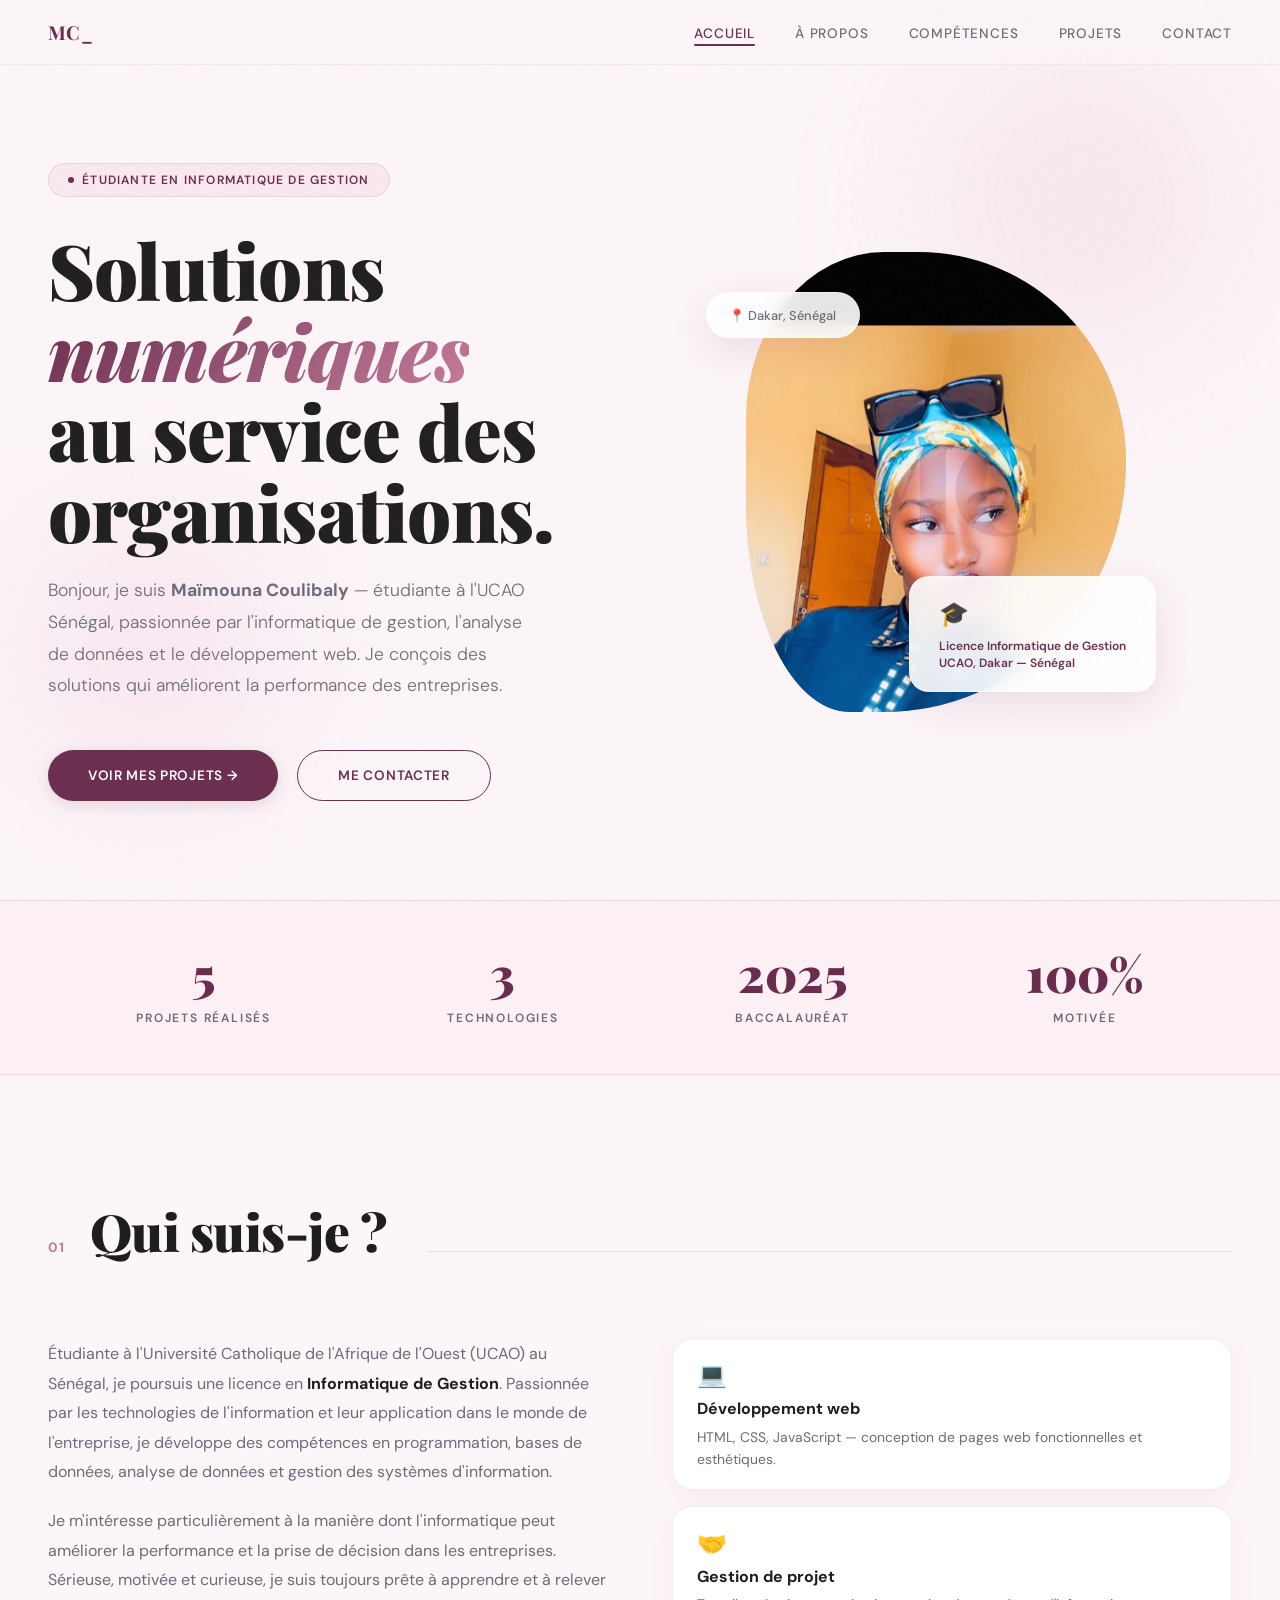
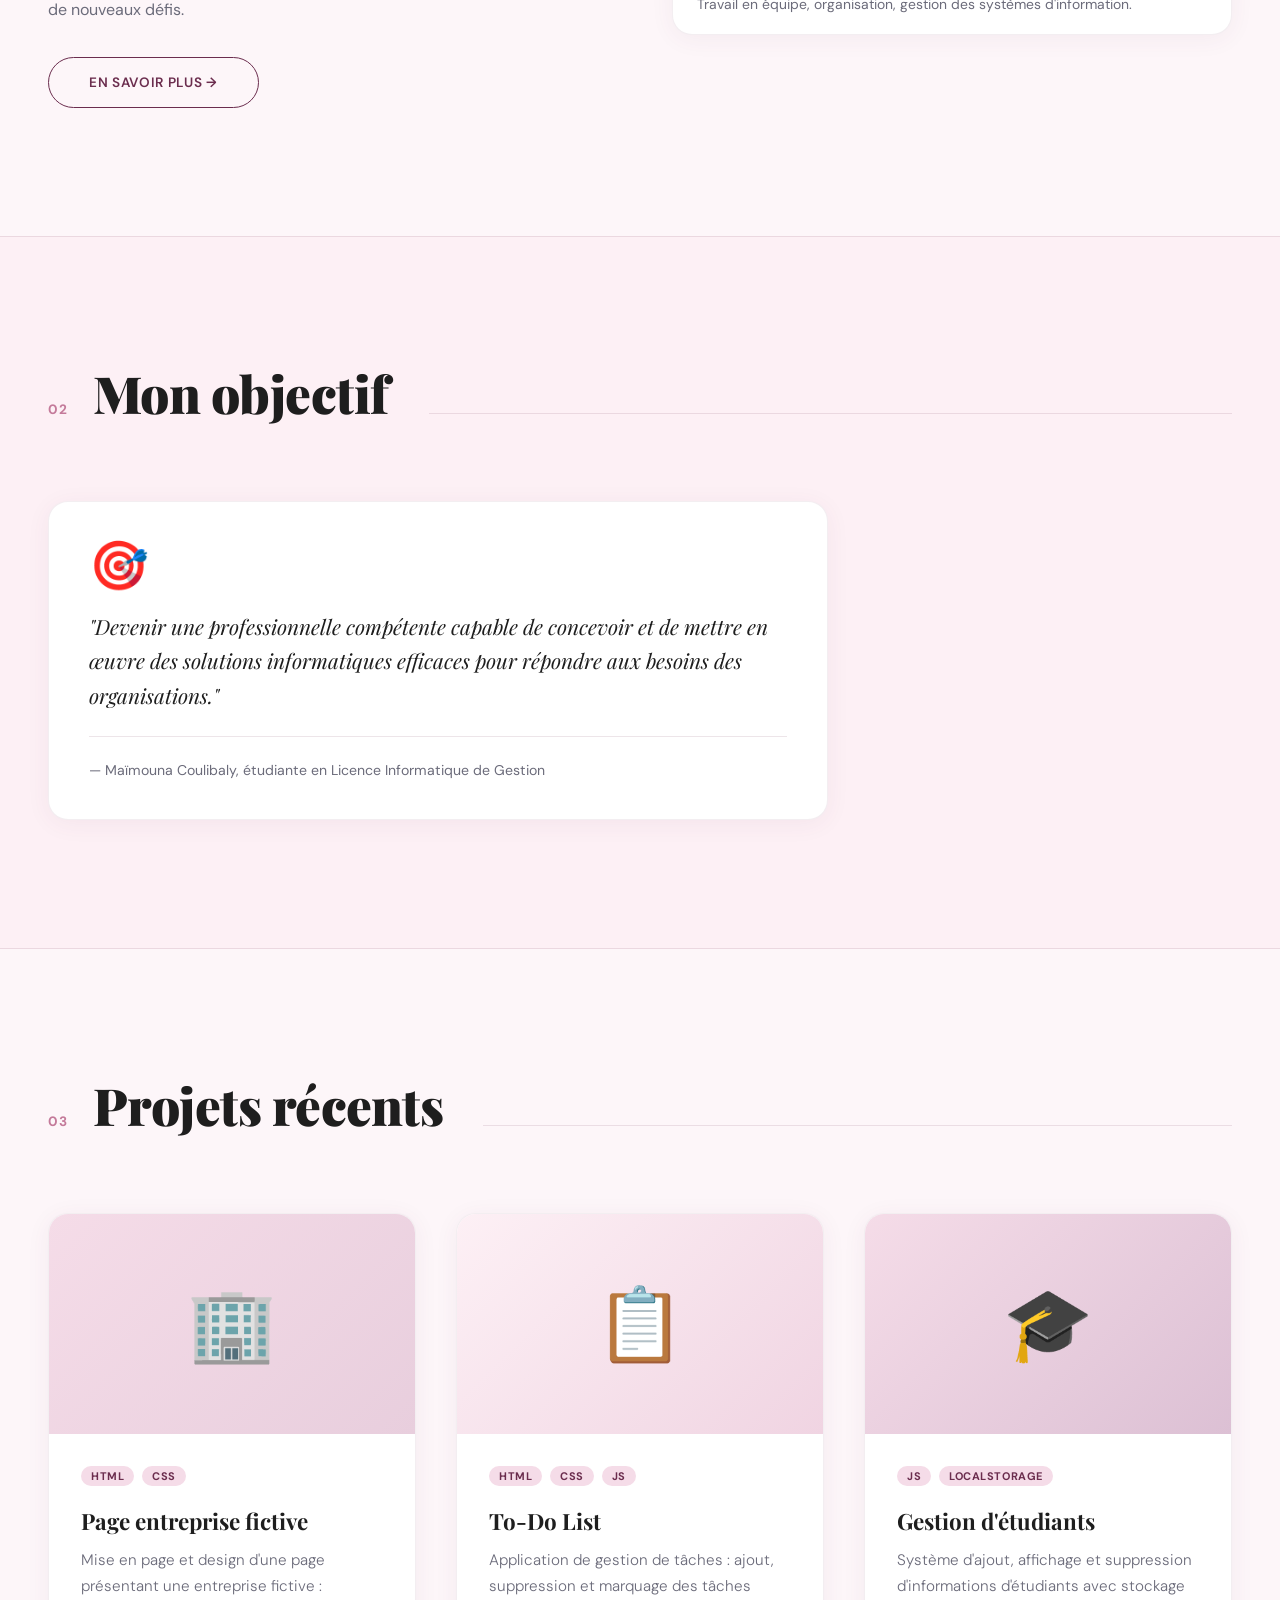
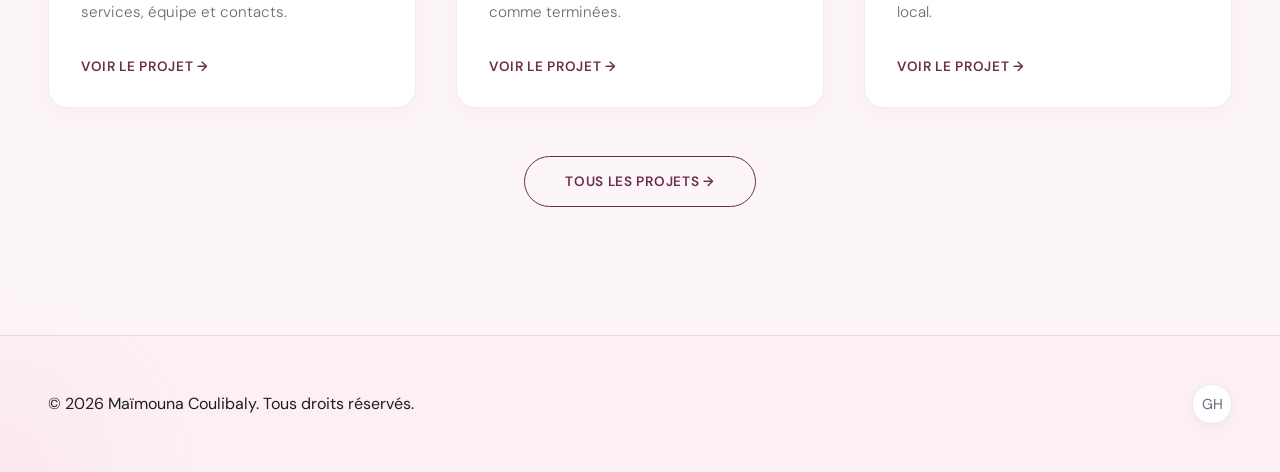
<file: index.html>
<!DOCTYPE html>
<html lang="fr">

<head>
  <meta charset="UTF-8" />
  <meta name="viewport" content="width=device-width, initial-scale=1.0" />
  <title>Maïmouna Coulibaly — Portfolio</title>
  <link rel="stylesheet" href="css/style.css" />
</head>

<body>

  <nav>
    <a class="nav-logo" href="index.html">MC_</a>
    <ul class="nav-links">
      <li><a href="index.html">Accueil</a></li>
      <li><a href="about.html">À propos</a></li>
      <li><a href="skills.html">Compétences</a></li>
      <li><a href="projects.html">Projets</a></li>
      <li><a href="contact.html">Contact</a></li>
    </ul>
    <button class="hamburger" aria-label="Menu">
      <span></span><span></span><span></span>
    </button>
  </nav>

  <section class="hero">
    <div class="hero-bg-circle"></div>
    <div class="hero-bg-circle2"></div>

    <div class="hero-content">
      <div class="hero-tag">Étudiante en Informatique de Gestion</div>
      <h1 class="hero-title">
        Solutions <em class="text-gradient">numériques</em><br>
        au service des<br>
        organisations.
      </h1>
      <p class="hero-subtitle">
        Bonjour, je suis <strong>Maïmouna Coulibaly</strong> — étudiante à l'UCAO Sénégal,
        passionnée par l'informatique de gestion, l'analyse de données et le développement web.
        Je conçois des solutions qui améliorent la performance des entreprises.
      </p>
      <div class="hero-cta">
        <a href="projects.html" class="btn-primary">Voir mes projets →</a>
        <a href="contact.html" class="btn-outline">Me contacter</a>
      </div>
    </div>

    <div class="hero-visual">
      <div class="avatar-frame">
        <div class="avatar-bg"></div>

        <!-- ZONE PHOTO -->
        <div class="avatar-photo-zone">
          <img src="images/photo.jpg" alt="Photo de Maïmouna Coulibaly" class="avatar-photo"
            onerror="this.style.display='none';document.querySelector('.avatar-initials').style.display='flex';" />
          <div class="avatar-initials">MC</div>
        </div>
        <!-- FIN ZONE PHOTO -->

        <div class="avatar-badge floating">
          <span class="avatar-badge-icon">🎓</span>
          Licence Informatique de Gestion<br>
          UCAO, Dakar — Sénégal
        </div>
        <div class="avatar-tag-top floating-reverse">📍 Dakar, Sénégal</div>
      </div>
    </div>
  </section>

  <div class="stats-bar">
    <div class="stat-item">
      <span class="stat-number">5</span>
      <span class="stat-label">Projets réalisés</span>
    </div>
    <div class="stat-item">
      <span class="stat-number">3</span>
      <span class="stat-label">Technologies</span>
    </div>
    <div class="stat-item">
      <span class="stat-number">2025</span>
      <span class="stat-label">Baccalauréat</span>
    </div>
    <div class="stat-item">
      <span class="stat-number">100%</span>
      <span class="stat-label">Motivée</span>
    </div>
  </div>

  <!-- PRÉSENTATION -->
  <section class="section">
    <div class="section-header fade-up">
      <span class="section-num">01</span>
      <h2 class="section-title">Qui suis-je ?</h2>
      <div class="section-line"></div>
    </div>

    <div style="display:grid;grid-template-columns:1fr 1fr;gap:4rem;align-items:start;" class="two-col-section">
      <div class="fade-up">
        <p style="color:#6b6b7a;line-height:1.85;font-size:1rem;margin-bottom:1.2rem;">
          Étudiante à l'Université Catholique de l'Afrique de l'Ouest (UCAO) au Sénégal,
          je poursuis une licence en <strong style="color:#1e1e1e;">Informatique de Gestion</strong>.
          Passionnée par les technologies de l'information et leur application dans le monde de l'entreprise,
          je développe des compétences en programmation, bases de données, analyse de données
          et gestion des systèmes d'information.
        </p>
        <p style="color:#6b6b7a;line-height:1.85;font-size:1rem;">
          Je m'intéresse particulièrement à la manière dont l'informatique peut améliorer
          la performance et la prise de décision dans les entreprises. Sérieuse, motivée
          et curieuse, je suis toujours prête à apprendre et à relever de nouveaux défis.
        </p>
        <a href="about.html" class="btn-outline" style="margin-top:2rem;display:inline-flex;">En savoir plus →</a>
      </div>

      <div style="display:flex;flex-direction:column;gap:1rem;" class="fade-up">
        <div class="card" style="padding:1.2rem 1.5rem;">
          <div style="font-size:1.5rem;margin-bottom:0.5rem;">💻</div>
          <h4 style="font-weight:700;margin-bottom:0.4rem;">Développement web</h4>
          <p style="color:#6b6b7a;font-size:0.87rem;line-height:1.6;">HTML, CSS, JavaScript — conception de pages web
            fonctionnelles et esthétiques.</p>
        </div>

        <div class="card" style="padding:1.2rem 1.5rem;">
          <div style="font-size:1.5rem;margin-bottom:0.5rem;">🤝</div>
          <h4 style="font-weight:700;margin-bottom:0.4rem;">Gestion de projet</h4>
          <p style="color:#6b6b7a;font-size:0.87rem;line-height:1.6;">Travail en équipe, organisation, gestion des
            systèmes d'information.</p>
        </div>
      </div>
    </div>
  </section>

  <!-- OBJECTIF -->
  <section class="section"
    style="background:#fdf0f5;border-top:1px solid rgba(107,45,78,0.12);border-bottom:1px solid rgba(107,45,78,0.12);">
    <div class="section-header fade-up">
      <span class="section-num">02</span>
      <h2 class="section-title">Mon objectif</h2>
      <div class="section-line"></div>
    </div>
    <div class="card fade-up" style="max-width:780px;padding:2.5rem;">
      <div style="font-size:3rem;margin-bottom:1.2rem;line-height:1;">🎯</div>
      <p
        style="font-family:'Playfair Display',serif;font-size:1.3rem;line-height:1.65;font-style:italic;color:#1e1e1e;">
        "Devenir une professionnelle compétente capable de concevoir et de mettre en œuvre
        des solutions informatiques efficaces pour répondre aux besoins des organisations."
      </p>
      <div
        style="margin-top:1.5rem;padding-top:1.5rem;border-top:1px solid rgba(107,45,78,0.12);color:#6b6b7a;font-size:0.88rem;">
        — Maïmouna Coulibaly, étudiante en Licence Informatique de Gestion
      </div>
    </div>
  </section>

  <!-- PROJETS PREVIEW -->
  <section class="section">
    <div class="section-header fade-up">
      <span class="section-num">03</span>
      <h2 class="section-title">Projets récents</h2>
      <div class="section-line"></div>
    </div>

    <div class="projects-grid">
      <div class="project-card fade-up">
        <div class="project-img" style="background:linear-gradient(135deg,#f5dce8,#e8cedd);">🏢</div>
        <div class="project-body">
          <div class="project-tags"><span class="tag">HTML</span><span class="tag">CSS</span></div>
          <div class="project-title">Page entreprise fictive</div>
          <p class="project-desc">Mise en page et design d'une page présentant une entreprise fictive : services, équipe
            et contacts.</p>
          <a href="projects.html" class="project-link">Voir le projet →</a>
        </div>
      </div>

      <div class="project-card fade-up">
        <div class="project-img" style="background:linear-gradient(135deg,#fdf0f5,#f0d4e2);">📋</div>
        <div class="project-body">
          <div class="project-tags"><span class="tag">HTML</span><span class="tag">CSS</span><span class="tag">JS</span>
          </div>
          <div class="project-title">To-Do List</div>
          <p class="project-desc">Application de gestion de tâches : ajout, suppression et marquage des tâches comme
            terminées.</p>
          <a href="projects.html" class="project-link">Voir le projet →</a>
        </div>
      </div>

      <div class="project-card fade-up">
        <div class="project-img" style="background:linear-gradient(135deg,#f5dce8,#dcc0d4);">🎓</div>
        <div class="project-body">
          <div class="project-tags"><span class="tag">JS</span><span class="tag">LocalStorage</span></div>
          <div class="project-title">Gestion d'étudiants</div>
          <p class="project-desc">Système d'ajout, affichage et suppression d'informations d'étudiants avec stockage
            local.</p>
          <a href="projects.html" class="project-link">Voir le projet →</a>
        </div>
      </div>
    </div>

    <div style="text-align:center;margin-top:3rem;" class="fade-up">
      <a href="projects.html" class="btn-outline">Tous les projets →</a>
    </div>
  </section>

  <footer>
    <span class="footer-copy">© 2026 Maïmouna Coulibaly. Tous droits réservés.</span>
    <div class="footer-social">
      <a href="https://github.com/mounacoulibalym-sudo" class="social-link" title="GitHub" target="_blank">GH</a>
    </div>
  </footer>

  <script src="js/main.js"></script>
</body>

</html>
</file>
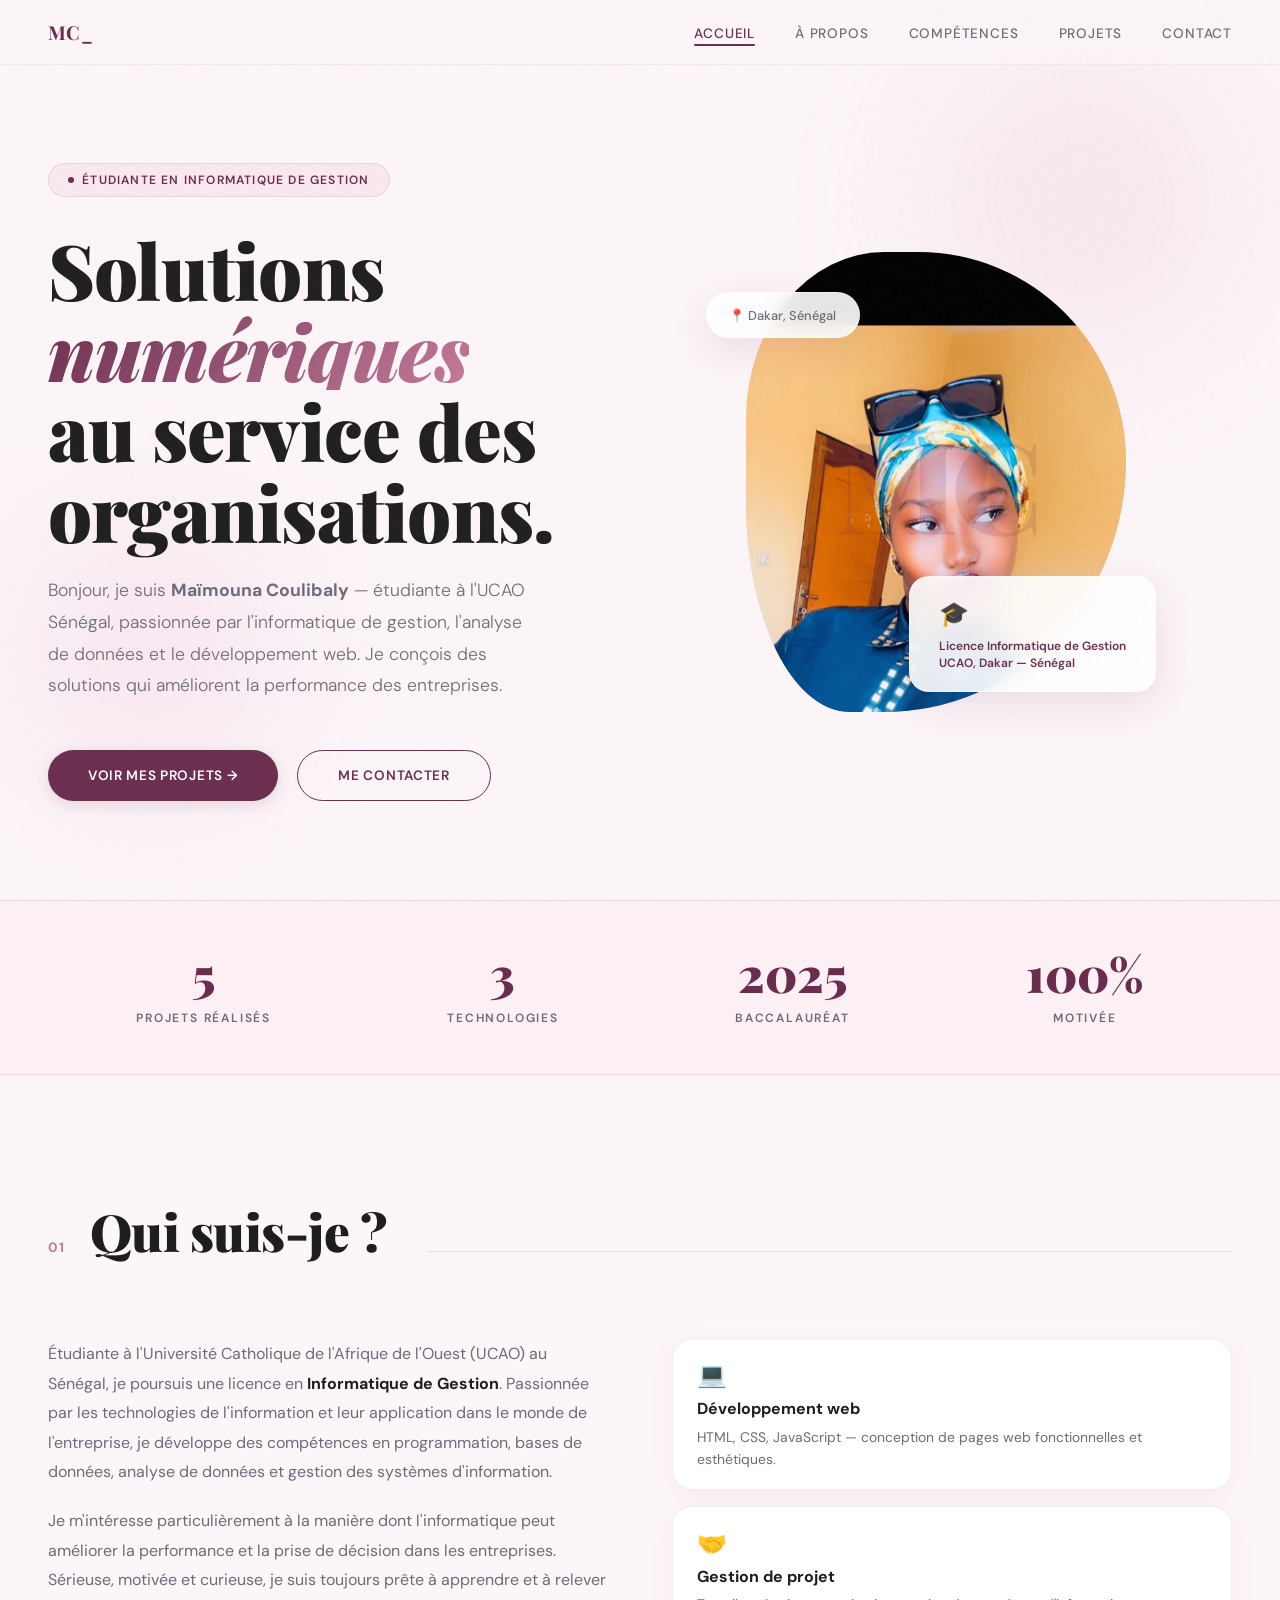
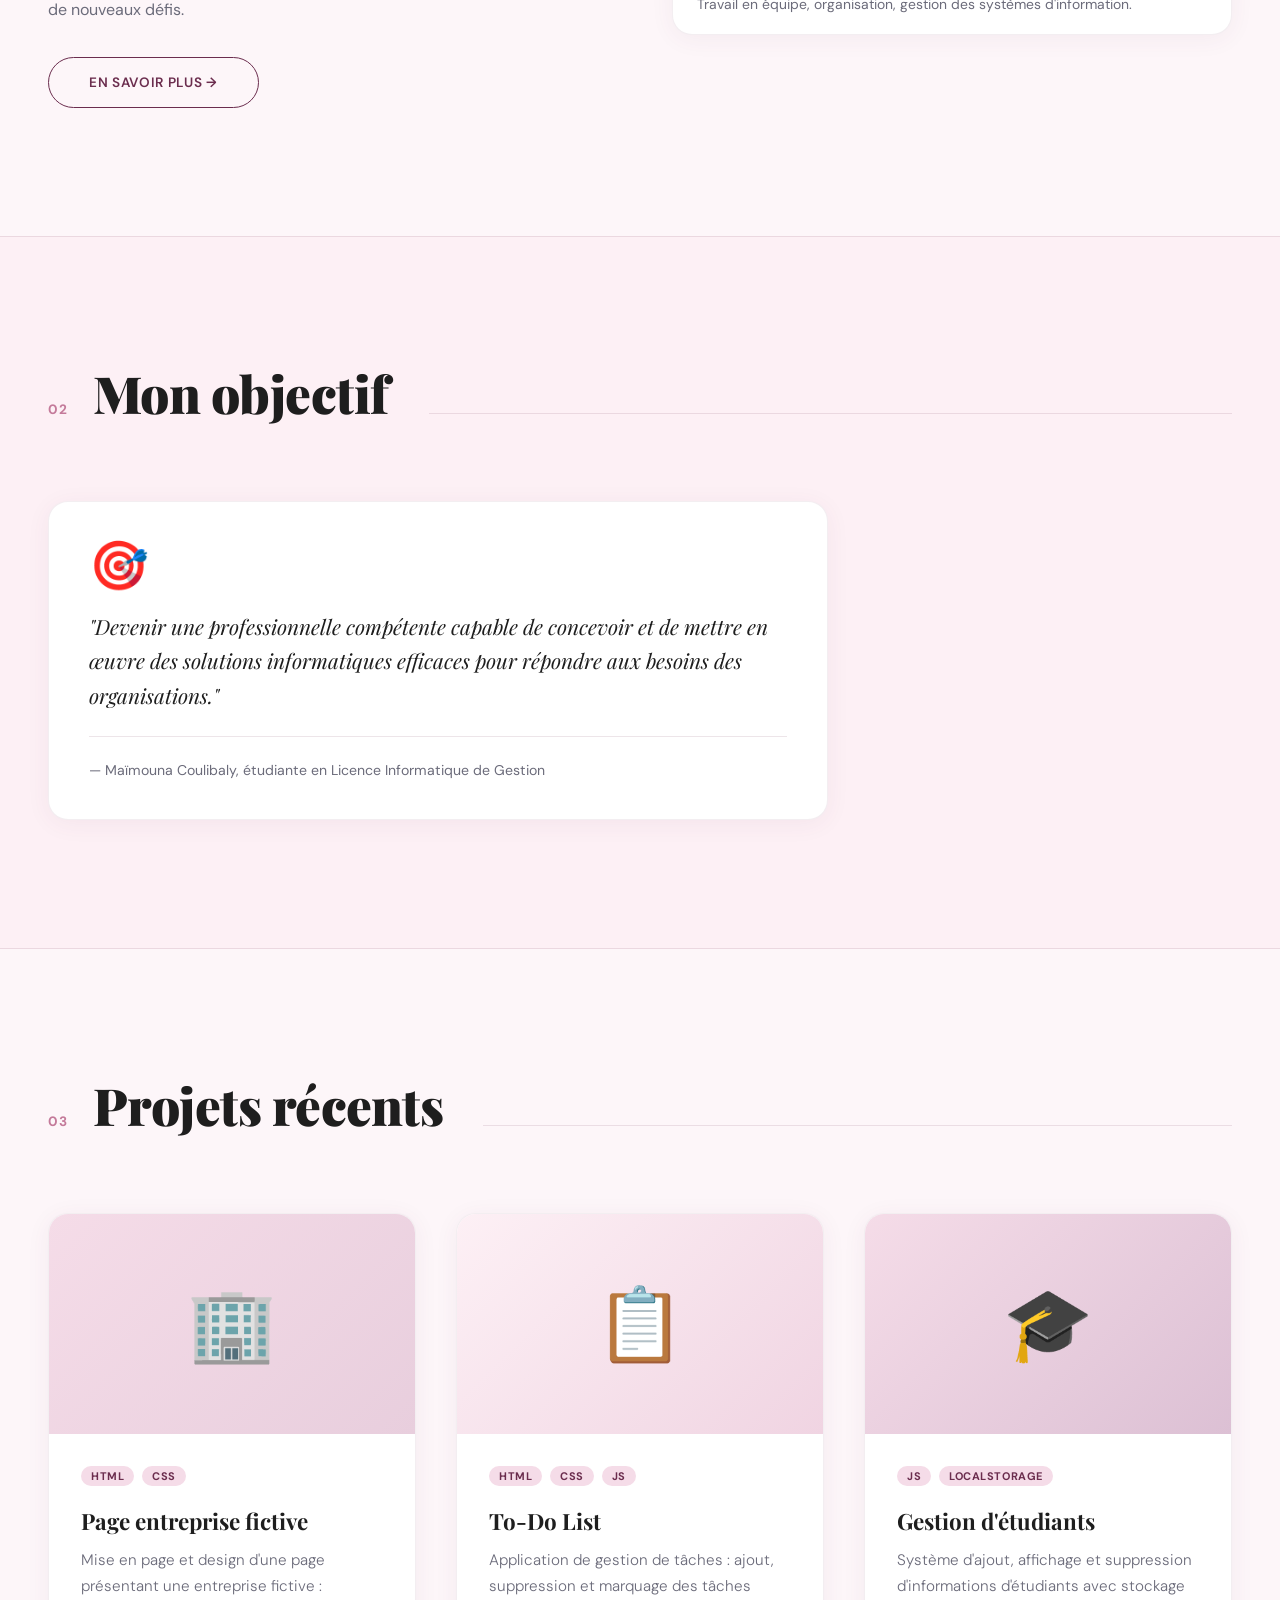
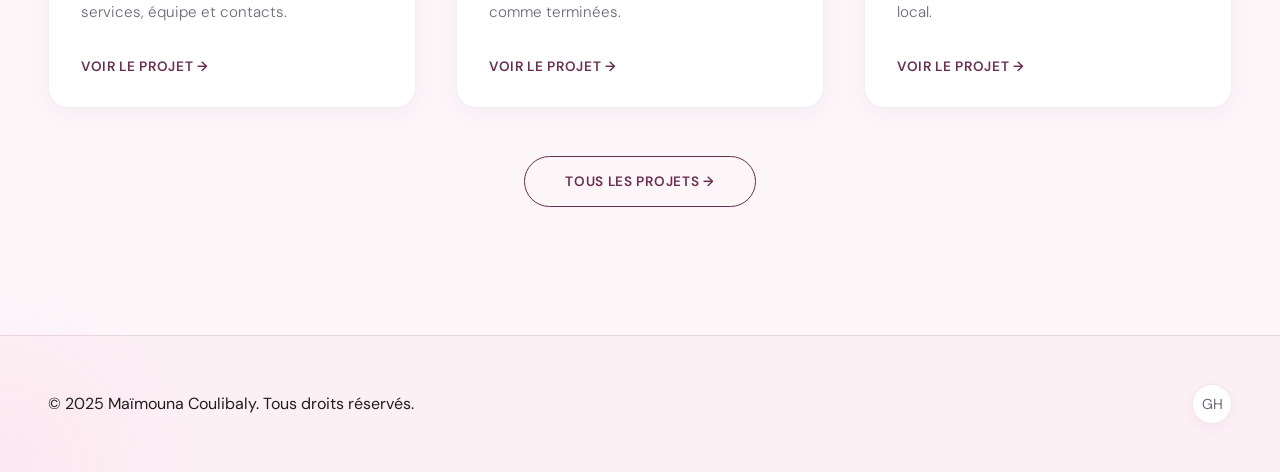
<file: Portfolio/index.html>
<!DOCTYPE html>
<html lang="fr">

<head>
  <meta charset="UTF-8" />
  <meta name="viewport" content="width=device-width, initial-scale=1.0" />
  <title>Maïmouna Coulibaly — Portfolio</title>
  <link rel="stylesheet" href="css/style.css" />
</head>

<body>

  <nav>
    <a class="nav-logo" href="index.html">MC_</a>
    <ul class="nav-links">
      <li><a href="index.html">Accueil</a></li>
      <li><a href="about.html">À propos</a></li>
      <li><a href="skills.html">Compétences</a></li>
      <li><a href="projects.html">Projets</a></li>
      <li><a href="contact.html">Contact</a></li>
    </ul>
    <button class="hamburger" aria-label="Menu">
      <span></span><span></span><span></span>
    </button>
  </nav>

  <section class="hero">
    <div class="hero-bg-circle"></div>
    <div class="hero-bg-circle2"></div>

    <div class="hero-content">
      <div class="hero-tag">Étudiante en Informatique de Gestion</div>
      <h1 class="hero-title">
        Solutions <em class="text-gradient">numériques</em><br>
        au service des<br>
        organisations.
      </h1>
      <p class="hero-subtitle">
        Bonjour, je suis <strong>Maïmouna Coulibaly</strong> — étudiante à l'UCAO Sénégal,
        passionnée par l'informatique de gestion, l'analyse de données et le développement web.
        Je conçois des solutions qui améliorent la performance des entreprises.
      </p>
      <div class="hero-cta">
        <a href="projects.html" class="btn-primary">Voir mes projets →</a>
        <a href="contact.html" class="btn-outline">Me contacter</a>
      </div>
    </div>

    <div class="hero-visual">
      <div class="avatar-frame">
        <div class="avatar-bg"></div>

        <!-- ZONE PHOTO -->
        <div class="avatar-photo-zone">
          <img src="images/photo.jpg" alt="Photo de Maïmouna Coulibaly" class="avatar-photo"
            onerror="this.style.display='none';document.querySelector('.avatar-initials').style.display='flex';" />
          <div class="avatar-initials">MC</div>
        </div>
        <!-- FIN ZONE PHOTO -->

        <div class="avatar-badge floating">
          <span class="avatar-badge-icon">🎓</span>
          Licence Informatique de Gestion<br>
          UCAO, Dakar — Sénégal
        </div>
        <div class="avatar-tag-top floating-reverse">📍 Dakar, Sénégal</div>
      </div>
    </div>
  </section>

  <div class="stats-bar">
    <div class="stat-item">
      <span class="stat-number">5</span>
      <span class="stat-label">Projets réalisés</span>
    </div>
    <div class="stat-item">
      <span class="stat-number">3</span>
      <span class="stat-label">Technologies</span>
    </div>
    <div class="stat-item">
      <span class="stat-number">2025</span>
      <span class="stat-label">Baccalauréat</span>
    </div>
    <div class="stat-item">
      <span class="stat-number">100%</span>
      <span class="stat-label">Motivée</span>
    </div>
  </div>

  <!-- PRÉSENTATION -->
  <section class="section">
    <div class="section-header fade-up">
      <span class="section-num">01</span>
      <h2 class="section-title">Qui suis-je ?</h2>
      <div class="section-line"></div>
    </div>

    <div style="display:grid;grid-template-columns:1fr 1fr;gap:4rem;align-items:start;" class="two-col-section">
      <div class="fade-up">
        <p style="color:#6b6b7a;line-height:1.85;font-size:1rem;margin-bottom:1.2rem;">
          Étudiante à l'Université Catholique de l'Afrique de l'Ouest (UCAO) au Sénégal,
          je poursuis une licence en <strong style="color:#1e1e1e;">Informatique de Gestion</strong>.
          Passionnée par les technologies de l'information et leur application dans le monde de l'entreprise,
          je développe des compétences en programmation, bases de données, analyse de données
          et gestion des systèmes d'information.
        </p>
        <p style="color:#6b6b7a;line-height:1.85;font-size:1rem;">
          Je m'intéresse particulièrement à la manière dont l'informatique peut améliorer
          la performance et la prise de décision dans les entreprises. Sérieuse, motivée
          et curieuse, je suis toujours prête à apprendre et à relever de nouveaux défis.
        </p>
        <a href="about.html" class="btn-outline" style="margin-top:2rem;display:inline-flex;">En savoir plus →</a>
      </div>

      <div style="display:flex;flex-direction:column;gap:1rem;" class="fade-up">
        <div class="card" style="padding:1.2rem 1.5rem;">
          <div style="font-size:1.5rem;margin-bottom:0.5rem;">💻</div>
          <h4 style="font-weight:700;margin-bottom:0.4rem;">Développement web</h4>
          <p style="color:#6b6b7a;font-size:0.87rem;line-height:1.6;">HTML, CSS, JavaScript — conception de pages web
            fonctionnelles et esthétiques.</p>
        </div>

        <div class="card" style="padding:1.2rem 1.5rem;">
          <div style="font-size:1.5rem;margin-bottom:0.5rem;">🤝</div>
          <h4 style="font-weight:700;margin-bottom:0.4rem;">Gestion de projet</h4>
          <p style="color:#6b6b7a;font-size:0.87rem;line-height:1.6;">Travail en équipe, organisation, gestion des
            systèmes d'information.</p>
        </div>
      </div>
    </div>
  </section>

  <!-- OBJECTIF -->
  <section class="section"
    style="background:#fdf0f5;border-top:1px solid rgba(107,45,78,0.12);border-bottom:1px solid rgba(107,45,78,0.12);">
    <div class="section-header fade-up">
      <span class="section-num">02</span>
      <h2 class="section-title">Mon objectif</h2>
      <div class="section-line"></div>
    </div>
    <div class="card fade-up" style="max-width:780px;padding:2.5rem;">
      <div style="font-size:3rem;margin-bottom:1.2rem;line-height:1;">🎯</div>
      <p
        style="font-family:'Playfair Display',serif;font-size:1.3rem;line-height:1.65;font-style:italic;color:#1e1e1e;">
        "Devenir une professionnelle compétente capable de concevoir et de mettre en œuvre
        des solutions informatiques efficaces pour répondre aux besoins des organisations."
      </p>
      <div
        style="margin-top:1.5rem;padding-top:1.5rem;border-top:1px solid rgba(107,45,78,0.12);color:#6b6b7a;font-size:0.88rem;">
        — Maïmouna Coulibaly, étudiante en Licence Informatique de Gestion
      </div>
    </div>
  </section>

  <!-- PROJETS PREVIEW -->
  <section class="section">
    <div class="section-header fade-up">
      <span class="section-num">03</span>
      <h2 class="section-title">Projets récents</h2>
      <div class="section-line"></div>
    </div>

    <div class="projects-grid">
      <div class="project-card fade-up">
        <div class="project-img" style="background:linear-gradient(135deg,#f5dce8,#e8cedd);">🏢</div>
        <div class="project-body">
          <div class="project-tags"><span class="tag">HTML</span><span class="tag">CSS</span></div>
          <div class="project-title">Page entreprise fictive</div>
          <p class="project-desc">Mise en page et design d'une page présentant une entreprise fictive : services, équipe
            et contacts.</p>
          <a href="projects.html" class="project-link">Voir le projet →</a>
        </div>
      </div>

      <div class="project-card fade-up">
        <div class="project-img" style="background:linear-gradient(135deg,#fdf0f5,#f0d4e2);">📋</div>
        <div class="project-body">
          <div class="project-tags"><span class="tag">HTML</span><span class="tag">CSS</span><span class="tag">JS</span>
          </div>
          <div class="project-title">To-Do List</div>
          <p class="project-desc">Application de gestion de tâches : ajout, suppression et marquage des tâches comme
            terminées.</p>
          <a href="projects.html" class="project-link">Voir le projet →</a>
        </div>
      </div>

      <div class="project-card fade-up">
        <div class="project-img" style="background:linear-gradient(135deg,#f5dce8,#dcc0d4);">🎓</div>
        <div class="project-body">
          <div class="project-tags"><span class="tag">JS</span><span class="tag">LocalStorage</span></div>
          <div class="project-title">Gestion d'étudiants</div>
          <p class="project-desc">Système d'ajout, affichage et suppression d'informations d'étudiants avec stockage
            local.</p>
          <a href="projects.html" class="project-link">Voir le projet →</a>
        </div>
      </div>
    </div>

    <div style="text-align:center;margin-top:3rem;" class="fade-up">
      <a href="projects.html" class="btn-outline">Tous les projets →</a>
    </div>
  </section>

  <footer>
    <span class="footer-copy">© 2025 Maïmouna Coulibaly. Tous droits réservés.</span>
    <div class="footer-social">
      <a href="https://github.com/mounacoulibalym-sudo" class="social-link" title="GitHub" target="_blank">GH</a>
    </div>
  </footer>

  <script src="js/main.js"></script>
</body>

</html>
</file>
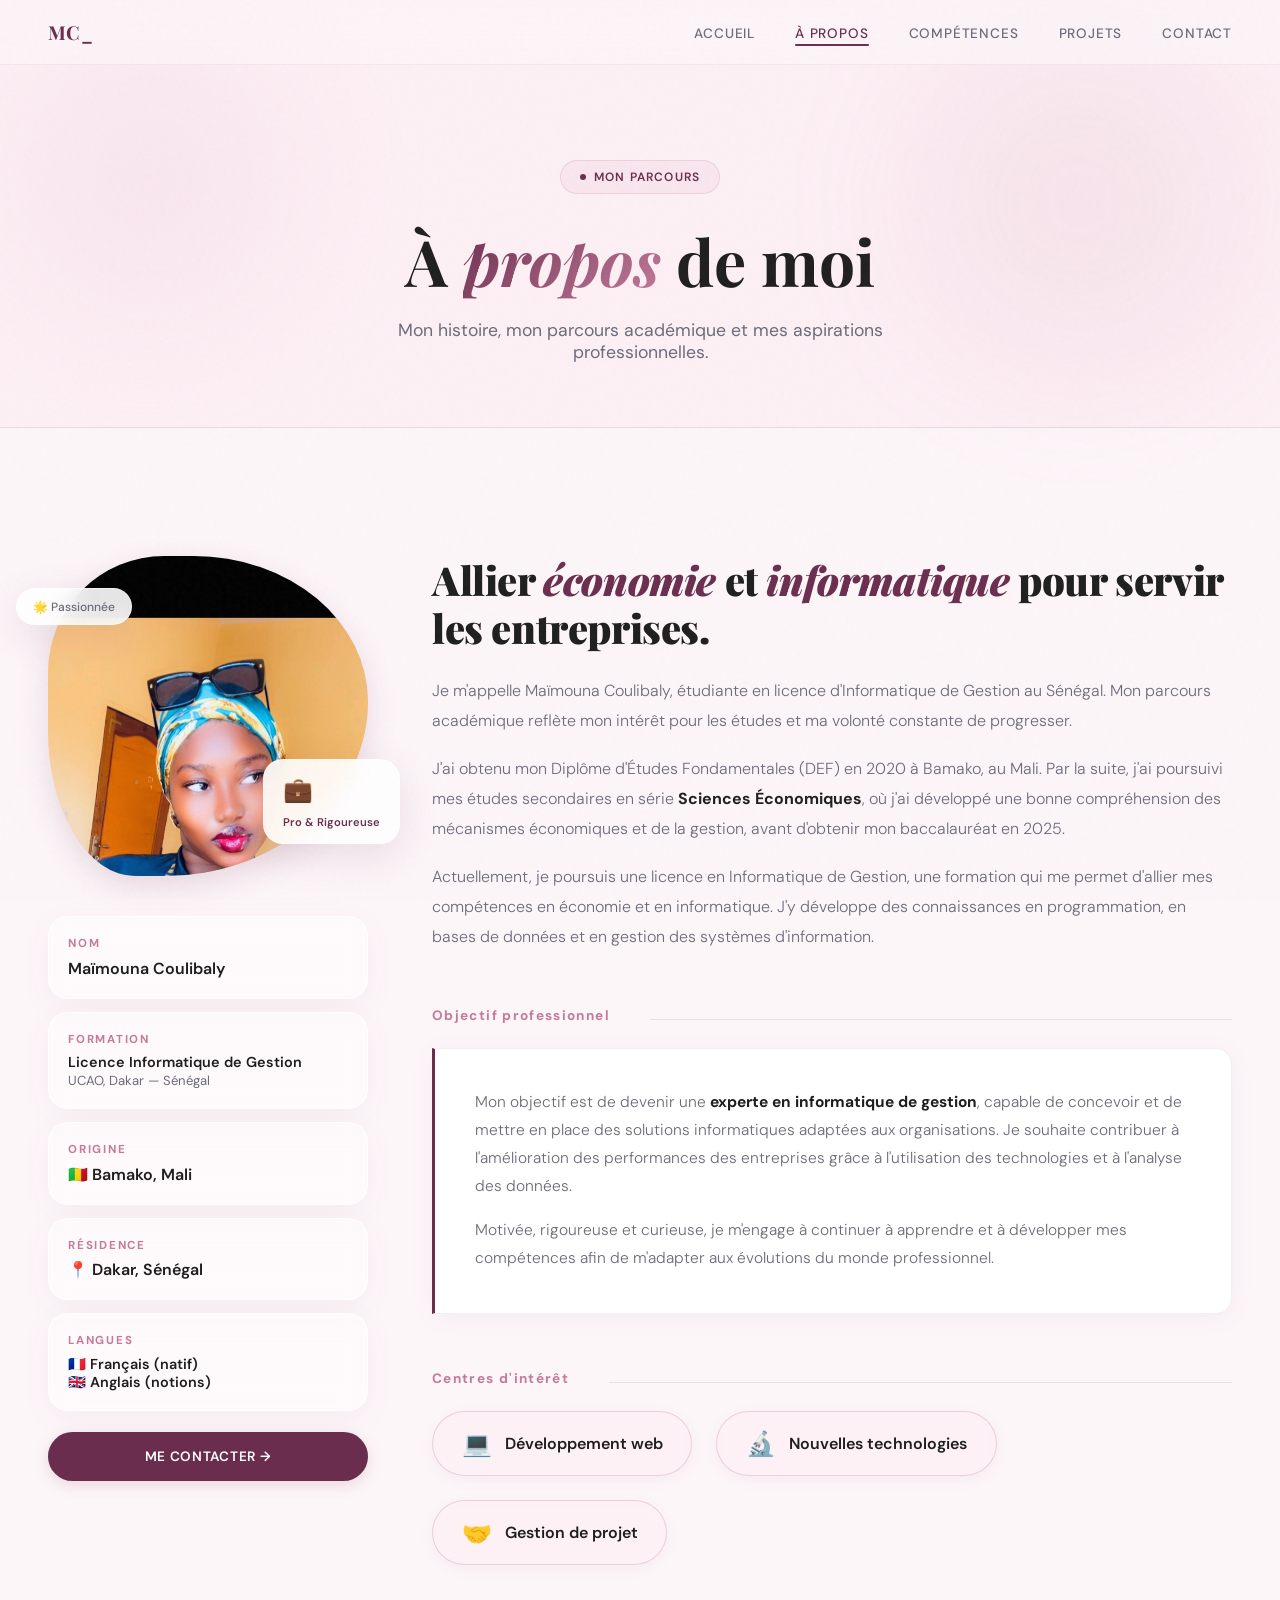
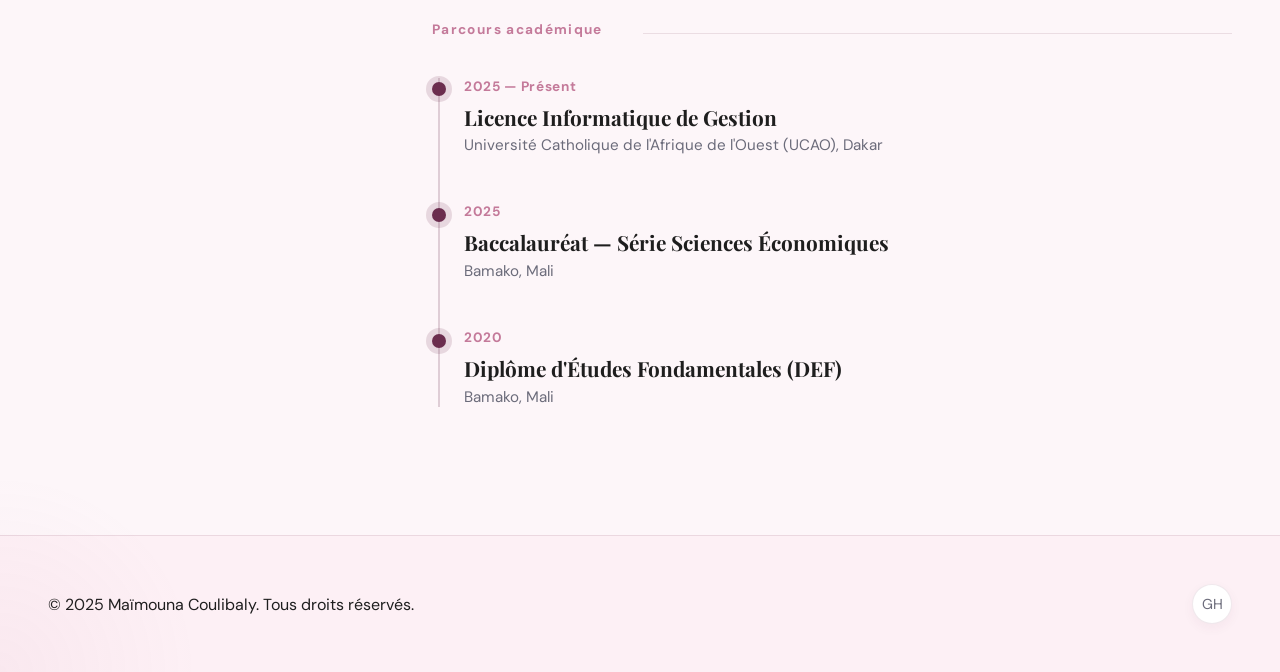
<file: about.html>
<!DOCTYPE html>
<html lang="fr">

<head>
  <meta charset="UTF-8" />
  <meta name="viewport" content="width=device-width, initial-scale=1.0" />
  <title>À propos — Maïmouna Coulibaly</title>
  <link rel="stylesheet" href="css/style.css" />
</head>

<body>

  <nav>
    <a class="nav-logo" href="index.html">MC_</a>
    <ul class="nav-links">
      <li><a href="index.html">Accueil</a></li>
      <li><a href="about.html">À propos</a></li>
      <li><a href="skills.html">Compétences</a></li>
      <li><a href="projects.html">Projets</a></li>
      <li><a href="contact.html">Contact</a></li>
    </ul>
    <button class="hamburger" aria-label="Menu">
      <span></span><span></span><span></span>
    </button>
  </nav>

  <div class="page-hero">
    <div class="hero-bg-circle"></div>
    <div class="hero-bg-circle2"></div>
    <div class="page-hero-bg"></div>
    <div class="hero-tag" style="margin-bottom:1.5rem;">Mon parcours</div>
    <h1>À <em class="text-gradient">propos</em> de moi</h1>
    <p>Mon histoire, mon parcours académique et mes aspirations professionnelles.</p>
  </div>

  <section class="section">
    <div class="about-grid">

      <!-- SIDEBAR -->
      <div class="about-sidebar">

        <!-- ZONE PHOTO SIDEBAR -->
        <div class="fade-up">
          <div class="avatar-frame"
            style="width:100%;height:auto;aspect-ratio:1;margin:0 auto 2.5rem;position:relative;">
            <div class="avatar-photo-zone"
              style="background:linear-gradient(135deg, #f5dce8, #e8cedd); box-shadow:0 10px 30px rgba(107,45,78,0.15);">
              <img src="images/photo.jpg" alt="Maïmouna Coulibaly" class="avatar-photo"
                onerror="this.style.display='none';this.parentElement.innerHTML='<span class=\'avatar-initials\'>MC</span>';" />
            </div>
            <div class="avatar-tag-top floating" style="top:10%;left:-10%;padding:0.6rem 1rem;font-size:0.75rem;">🌟
              Passionnée</div>
            <div class="avatar-badge floating-reverse"
              style="bottom:10%;right:-10%;padding:0.8rem 1.2rem;font-size:0.7rem;">
              <span class="avatar-badge-icon">💼</span>
              Pro & Rigoureuse
            </div>
          </div>
        </div>
        <!-- FIN ZONE PHOTO -->

        <div class="about-info-grid" style="display:flex;flex-direction:column;gap:0.8rem;">
          <div class="card glass-card fade-up" style="padding:1.2rem;transition-delay:0.1s;">
            <div
              style="font-size:0.72rem;color:#c47a9a;font-weight:700;text-transform:uppercase;letter-spacing:0.15em;margin-bottom:0.4rem;">
              Nom</div>
            <div style="font-weight:600;color:#1e1e1e;">Maïmouna Coulibaly</div>
          </div>
          <div class="card glass-card fade-up" style="padding:1.2rem;transition-delay:0.2s;">
            <div
              style="font-size:0.72rem;color:#c47a9a;font-weight:700;text-transform:uppercase;letter-spacing:0.15em;margin-bottom:0.4rem;">
              Formation</div>
            <div style="font-weight:600;font-size:0.9rem;color:#1e1e1e;">Licence Informatique de Gestion<br><span
                style="color:#6b6b7a;font-weight:400;font-size:0.82rem;">UCAO, Dakar — Sénégal</span></div>
          </div>
          <div class="card glass-card fade-up" style="padding:1.2rem;transition-delay:0.3s;">
            <div
              style="font-size:0.72rem;color:#c47a9a;font-weight:700;text-transform:uppercase;letter-spacing:0.15em;margin-bottom:0.4rem;">
              Origine</div>
            <div style="font-weight:600;color:#1e1e1e;">🇲🇱 Bamako, Mali</div>
          </div>
          <div class="card glass-card fade-up" style="padding:1.2rem;transition-delay:0.4s;">
            <div
              style="font-size:0.72rem;color:#c47a9a;font-weight:700;text-transform:uppercase;letter-spacing:0.15em;margin-bottom:0.4rem;">
              Résidence</div>
            <div style="font-weight:600;color:#1e1e1e;">📍 Dakar, Sénégal</div>
          </div>
          <div class="card glass-card fade-up" style="padding:1.2rem;transition-delay:0.5s;">
            <div
              style="font-size:0.72rem;color:#c47a9a;font-weight:700;text-transform:uppercase;letter-spacing:0.15em;margin-bottom:0.4rem;">
              Langues</div>
            <div style="font-weight:600;font-size:0.9rem;color:#1e1e1e;">🇫🇷 Français (natif)<br>🇬🇧 Anglais (notions)
            </div>
          </div>
          <a href="contact.html" class="btn-primary fade-up"
            style="justify-content:center;margin-top:0.5rem;border-radius:50px;transition-delay:0.6s;">
            Me contacter →
          </a>
        </div>
      </div>

      <!-- MAIN CONTENT -->
      <div>
        <div class="fade-up">
          <h2
            style="font-family:'Playfair Display',serif;font-size:clamp(2rem, 4vw, 2.5rem);font-weight:900;line-height:1.2;color:#1e1e1e;margin-bottom:1.5rem;letter-spacing:-0.01em;">
            Allier <em style="color:#6b2d4e;font-style:italic;">économie</em> et <em
              style="color:#6b2d4e;font-style:italic;">informatique</em> pour servir les entreprises.
          </h2>
          <p style="color:#6b6b7a;line-height:1.85;margin-bottom:1.2rem;font-size:1rem;font-weight:300;">
            Je m'appelle Maïmouna Coulibaly, étudiante en licence d'Informatique de Gestion au Sénégal.
            Mon parcours académique reflète mon intérêt pour les études et ma volonté constante de progresser.
          </p>
          <p style="color:#6b6b7a;line-height:1.85;margin-bottom:1.2rem;font-size:1rem;font-weight:300;">
            J'ai obtenu mon Diplôme d'Études Fondamentales (DEF) en 2020 à Bamako, au Mali. Par la suite,
            j'ai poursuivi mes études secondaires en série <strong style="color:#1e1e1e;">Sciences Économiques</strong>,
            où j'ai développé une bonne compréhension des mécanismes économiques et de la gestion,
            avant d'obtenir mon baccalauréat en 2025.
          </p>
          <p style="color:#6b6b7a;line-height:1.85;font-size:1rem;font-weight:300;">
            Actuellement, je poursuis une licence en Informatique de Gestion, une formation qui me permet
            d'allier mes compétences en économie et en informatique. J'y développe des connaissances
            en programmation, en bases de données et en gestion des systèmes d'information.
          </p>
        </div>

        <!-- OBJECTIF PRO -->
        <div style="margin-top:3.5rem;" class="fade-up">
          <div class="section-header" style="margin-bottom:1.5rem;">
            <span class="section-num">Objectif professionnel</span>
            <div class="section-line"></div>
          </div>
          <div class="card" style="padding:2.5rem;border-left:3px solid #6b2d4e;border-radius:0 16px 16px 0;">
            <p style="line-height:1.8;color:#6b6b7a;font-size:0.97rem;font-weight:300;">
              Mon objectif est de devenir une <strong style="color:#1e1e1e;">experte en informatique de
                gestion</strong>,
              capable de concevoir et de mettre en place des solutions informatiques adaptées aux organisations.
              Je souhaite contribuer à l'amélioration des performances des entreprises grâce à l'utilisation
              des technologies et à l'analyse des données.
            </p>
            <p style="margin-top:1rem;line-height:1.8;color:#6b6b7a;font-size:0.97rem;font-weight:300;">
              Motivée, rigoureuse et curieuse, je m'engage à continuer à apprendre et à développer
              mes compétences afin de m'adapter aux évolutions du monde professionnel.
            </p>
          </div>
        </div>

        <!-- CENTRES D'INTÉRÊT -->
        <div style="margin-top:3.5rem;" class="fade-up">
          <div class="section-header" style="margin-bottom:1.5rem;">
            <span class="section-num">Centres d'intérêt</span>
            <div class="section-line"></div>
          </div>
          <div style="display:flex;flex-wrap:wrap;gap:1.5rem;">
            <div class="soft-skill-item floating">
              <span class="soft-skill-icon">💻</span> Développement web
            </div>

            <div class="soft-skill-item floating">
              <span class="soft-skill-icon">🔬</span> Nouvelles technologies
            </div>
            <div class="soft-skill-item floating-reverse">
              <span class="soft-skill-icon">🤝</span> Gestion de projet
            </div>
          </div>
        </div>

        <!-- PARCOURS ACADÉMIQUE -->
        <div style="margin-top:3.5rem;" class="fade-up">
          <div class="section-header" style="margin-bottom:2.5rem;">
            <span class="section-num">Parcours académique</span>
            <div class="section-line"></div>
          </div>
          <div class="timeline">
            <div class="timeline-item">
              <div class="timeline-date">2025 — Présent</div>
              <div class="timeline-title">Licence Informatique de Gestion</div>
              <div class="timeline-sub">Université Catholique de l'Afrique de l'Ouest (UCAO), Dakar</div>
            </div>
            <div class="timeline-item">
              <div class="timeline-date">2025</div>
              <div class="timeline-title">Baccalauréat — Série Sciences Économiques</div>
              <div class="timeline-sub">Bamako, Mali</div>
            </div>
            <div class="timeline-item">
              <div class="timeline-date">2020</div>
              <div class="timeline-title">Diplôme d'Études Fondamentales (DEF)</div>
              <div class="timeline-sub">Bamako, Mali</div>
            </div>
          </div>
        </div>
      </div>

    </div>
  </section>

  <footer>
    <span class="footer-copy">© 2025 Maïmouna Coulibaly. Tous droits réservés.</span>
    <div class="footer-social">
      <a href="https://github.com/mounacoulibalym-sudo" class="social-link" title="GitHub" target="_blank">GH</a>
    </div>
  </footer>

  <script src="js/main.js"></script>
</body>

</html>
</file>
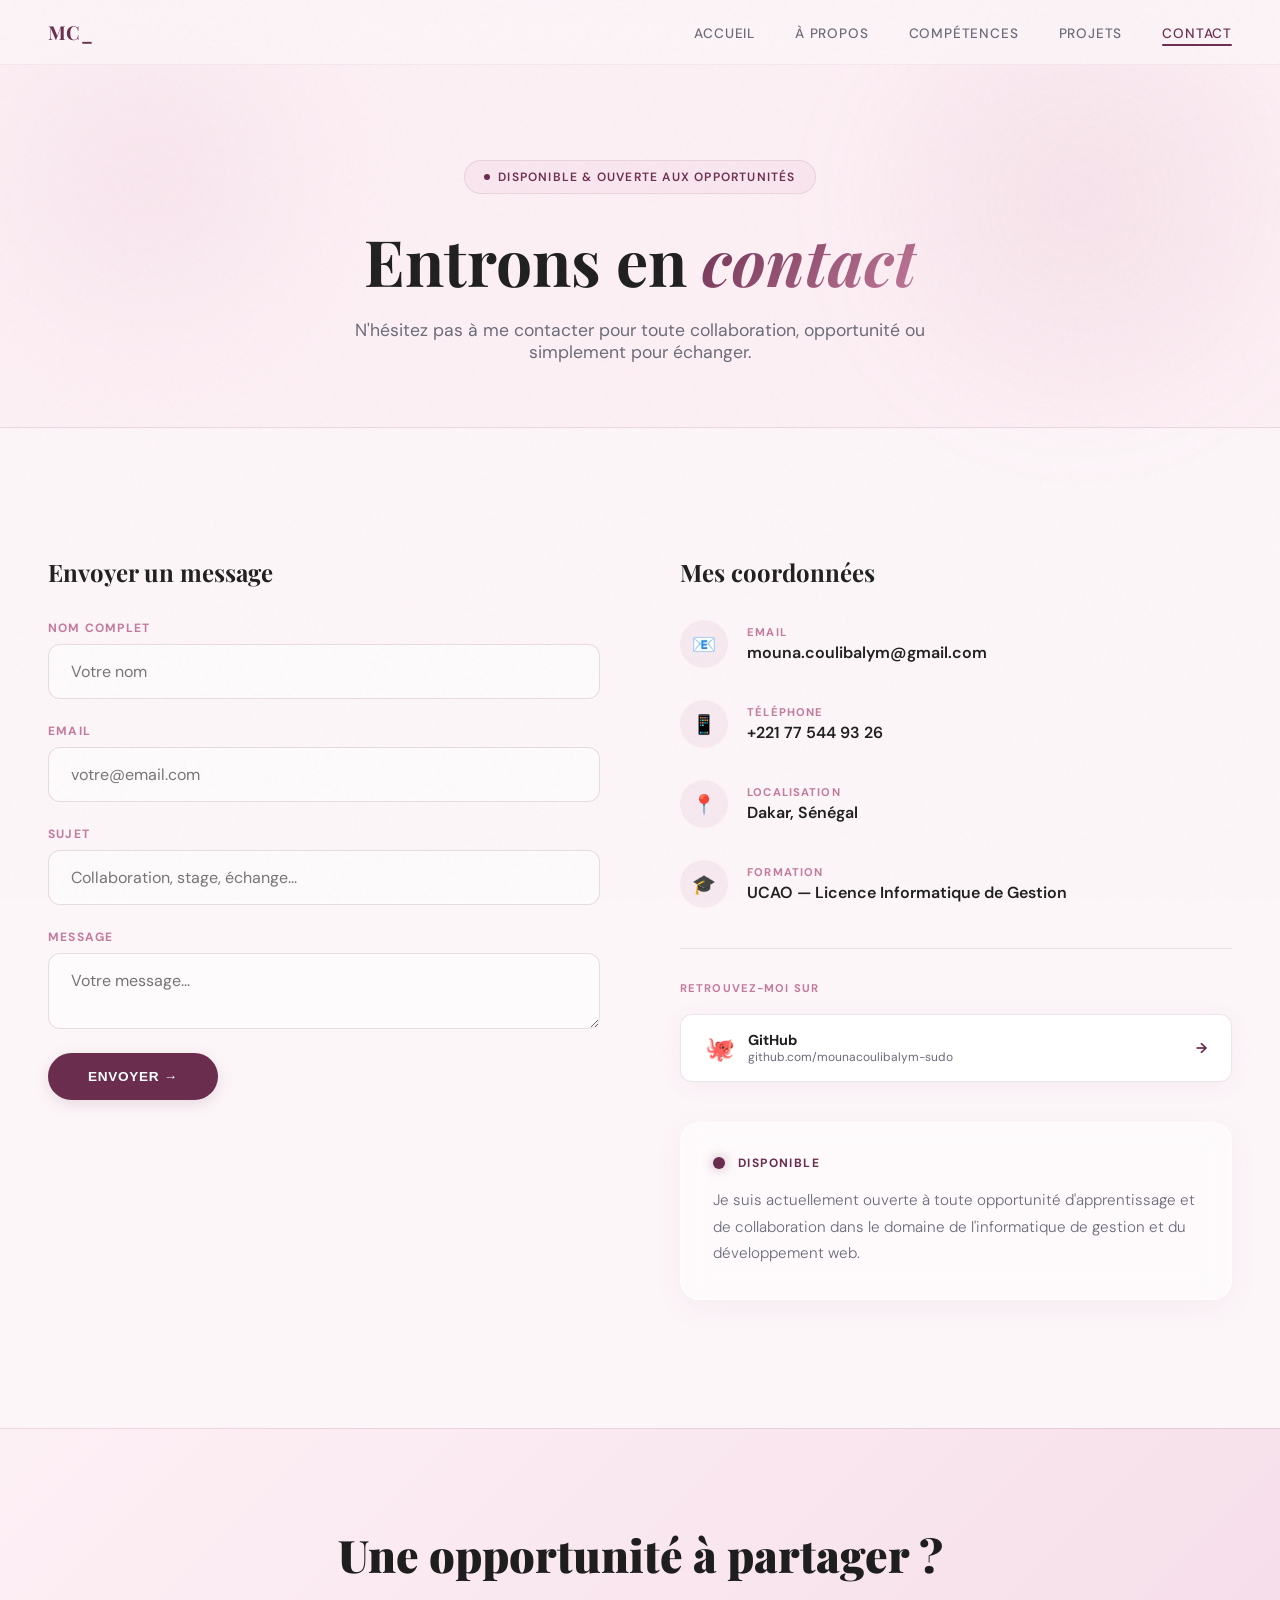
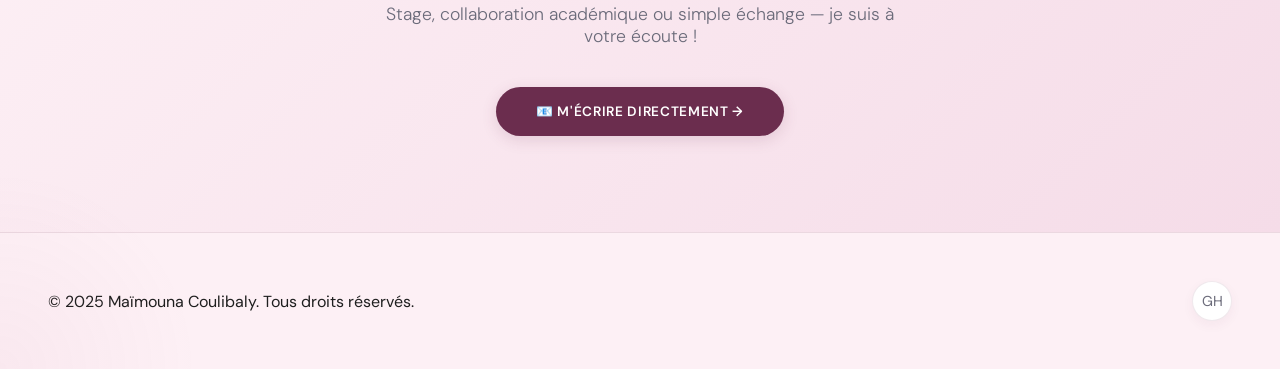
<file: contact.html>
<!DOCTYPE html>
<html lang="fr">
<head>
  <meta charset="UTF-8" />
  <meta name="viewport" content="width=device-width, initial-scale=1.0" />
  <title>Contact — Maïmouna Coulibaly</title>
  <link rel="stylesheet" href="css/style.css" />
</head>
<body>

  <nav>
    <a class="nav-logo" href="index.html">MC_</a>
    <ul class="nav-links">
      <li><a href="index.html">Accueil</a></li>
      <li><a href="about.html">À propos</a></li>
      <li><a href="skills.html">Compétences</a></li>
      <li><a href="projects.html">Projets</a></li>
      <li><a href="contact.html">Contact</a></li>
    </ul>
    <button class="hamburger" aria-label="Menu">
      <span></span><span></span><span></span>
    </button>
  </nav>

  <div class="page-hero">
    <div class="hero-bg-circle"></div>
    <div class="hero-bg-circle2"></div>
    <div class="page-hero-bg"></div>
    <div class="hero-tag" style="margin-bottom:1.5rem;">Disponible & ouverte aux opportunités</div>
    <h1>Entrons en <em class="text-gradient">contact</em></h1>
    <p>N'hésitez pas à me contacter pour toute collaboration, opportunité ou simplement pour échanger.</p>
  </div>

  <section class="section">
    <div class="contact-grid">

      <!-- FORMULAIRE -->
      <div class="fade-up">
        <h3 style="font-family:'Playfair Display',serif;font-size:1.5rem;margin-bottom:2rem;">
          Envoyer un message
        </h3>
        <form class="contact-form" id="contactForm" novalidate>
          <div class="form-group">
            <label class="form-label" for="name">Nom complet</label>
            <input class="form-input" type="text" id="name" placeholder="Votre nom" />
            <span class="form-error" id="nameError">Ce champ est requis.</span>
          </div>
          <div class="form-group">
            <label class="form-label" for="email">Email</label>
            <input class="form-input" type="email" id="email" placeholder="votre@email.com" />
            <span class="form-error" id="emailError">Ce champ est requis.</span>
          </div>
          <div class="form-group">
            <label class="form-label" for="subject">Sujet</label>
            <input class="form-input" type="text" id="subject" placeholder="Collaboration, stage, échange..." />
          </div>
          <div class="form-group">
            <label class="form-label" for="message">Message</label>
            <textarea class="form-textarea" id="message" placeholder="Votre message..."></textarea>
            <span class="form-error" id="messageError">Ce champ est requis.</span>
          </div>
          <div class="form-success" id="formSuccess">
            ✅ Message envoyé avec succès ! Je vous répondrai bientôt.
          </div>
          <button type="submit" class="btn-primary" style="align-self:flex-start;">
            Envoyer →
          </button>
        </form>
      </div>

      <!-- INFOS CONTACT -->
      <div class="fade-up">
        <h3 style="font-family:'Playfair Display',serif;font-size:1.5rem;margin-bottom:2rem;">
          Mes coordonnées
        </h3>

        <div class="contact-info">
          <div class="contact-item">
            <div class="contact-icon">📧</div>
            <div>
              <div class="contact-detail-label">Email</div>
              <div class="contact-detail-value">
                <a href="mailto:mouna.coulibalym@gmail.com">mouna.coulibalym@gmail.com</a>
              </div>
            </div>
          </div>
          <div class="contact-item">
            <div class="contact-icon">📱</div>
            <div>
              <div class="contact-detail-label">Téléphone</div>
              <div class="contact-detail-value">
                <a href="tel:+221775449326">+221 77 544 93 26</a>
              </div>
            </div>
          </div>
          <div class="contact-item">
            <div class="contact-icon">📍</div>
            <div>
              <div class="contact-detail-label">Localisation</div>
              <div class="contact-detail-value">Dakar, Sénégal</div>
            </div>
          </div>
          <div class="contact-item">
            <div class="contact-icon">🎓</div>
            <div>
              <div class="contact-detail-label">Formation</div>
              <div class="contact-detail-value">UCAO — Licence Informatique de Gestion</div>
            </div>
          </div>
        </div>

        <!-- RÉSEAUX -->
        <div style="margin-top:2.5rem;padding-top:2rem;border-top:1px solid var(--border);">
          <div class="contact-detail-label" style="margin-bottom:1.2rem;">Retrouvez-moi sur</div>
          <a href="https://github.com/mounacoulibalym-sudo" target="_blank"
            style="display:flex;align-items:center;gap:0.8rem;text-decoration:none;color:var(--text);padding:1rem 1.5rem;background:#ffffff;border:1px solid var(--border);border-radius:12px;font-size:0.9rem;transition:all 0.3s;box-shadow:var(--shadow-card);"
            class="card-link glass-card">
            <span style="font-size:1.5rem;">🐙</span>
            <div>
              <div style="font-weight:700;font-size:0.9rem;color:#1e1e1e;">GitHub</div>
              <div style="color:#6b6b7a;font-size:0.75rem;">github.com/mounacoulibalym-sudo</div>
            </div>
            <span style="margin-left:auto;color:#6b2d4e;font-weight:bold;">→</span>
          </a>
        </div>

        <!-- DISPONIBILITÉ -->
        <div style="margin-top:2.5rem;padding:2rem;" class="card glass-card">
          <div style="display:flex;align-items:center;gap:0.8rem;margin-bottom:1rem;">
            <div style="width:12px;height:12px;background:#6b2d4e;border-radius:50%;box-shadow:0 0 12px rgba(107,45,78,0.4);animation:pulse 2s infinite;"></div>
            <span style="font-family:'DM Sans',sans-serif;font-size:0.75rem;font-weight:700;color:#6b2d4e;text-transform:uppercase;letter-spacing:0.12em;">Disponible</span>
          </div>
          <p style="color:#6b6b7a;font-size:0.95rem;line-height:1.75;font-weight:300;">
            Je suis actuellement ouverte à toute opportunité d'apprentissage et de collaboration dans 
            le domaine de l'informatique de gestion et du développement web.
          </p>
        </div>
      </div>

    </div>
  </section>

  <!-- CTA BAND -->
  <div style="background:linear-gradient(135deg, #fdf0f5, #f5dce8);padding:6rem 3rem;text-align:center;position:relative;z-index:1;border-top:1px solid rgba(107,45,78,0.1);">
    <h2 style="font-family:'Playfair Display',serif;font-size:clamp(1.8rem, 4vw, 2.8rem);color:#1e1e1e;font-weight:900;margin-bottom:1.2rem;">
      Une opportunité à partager ?
    </h2>
    <p style="color:#6b6b7a;font-size:1.1rem;margin-bottom:2.5rem;max-width:550px;margin-inline:auto;font-weight:300;">
      Stage, collaboration académique ou simple échange — je suis à votre écoute !
    </p>
    <a href="mailto:mouna.coulibalym@gmail.com" class="btn-primary"
      style="padding:1rem 2.5rem;border-radius:50px;">
      📧 M'écrire directement →
    </a>
  </div>

  <footer>
    <span class="footer-copy">© 2025 Maïmouna Coulibaly. Tous droits réservés.</span>
    <div class="footer-social">
      <a href="https://github.com/mounacoulibalym-sudo" class="social-link" title="GitHub" target="_blank">GH</a>
    </div>
  </footer>

  <style>
    .card-link:hover {
      border-color: rgba(200,240,78,0.35) !important;
      transform: translateX(4px);
    }
  </style>

  <script src="js/main.js"></script>
</body>
</html>
</file>
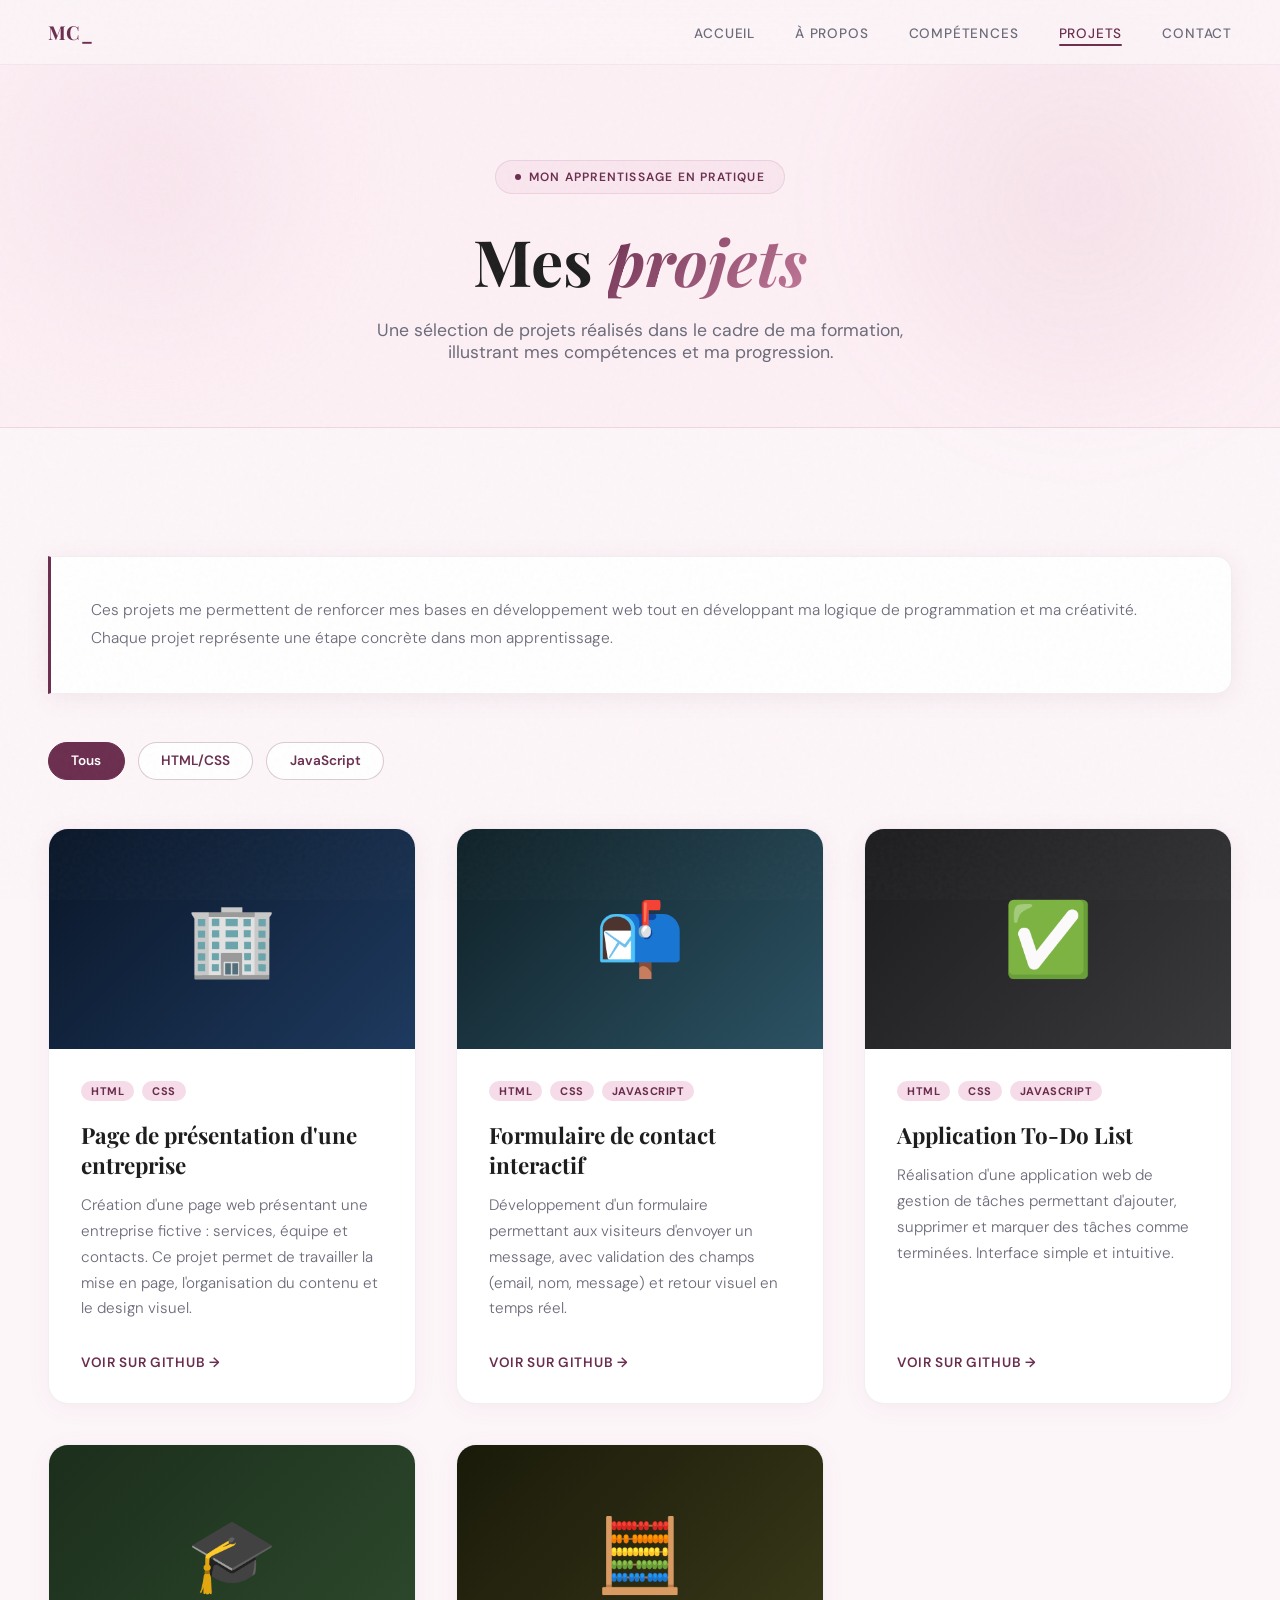
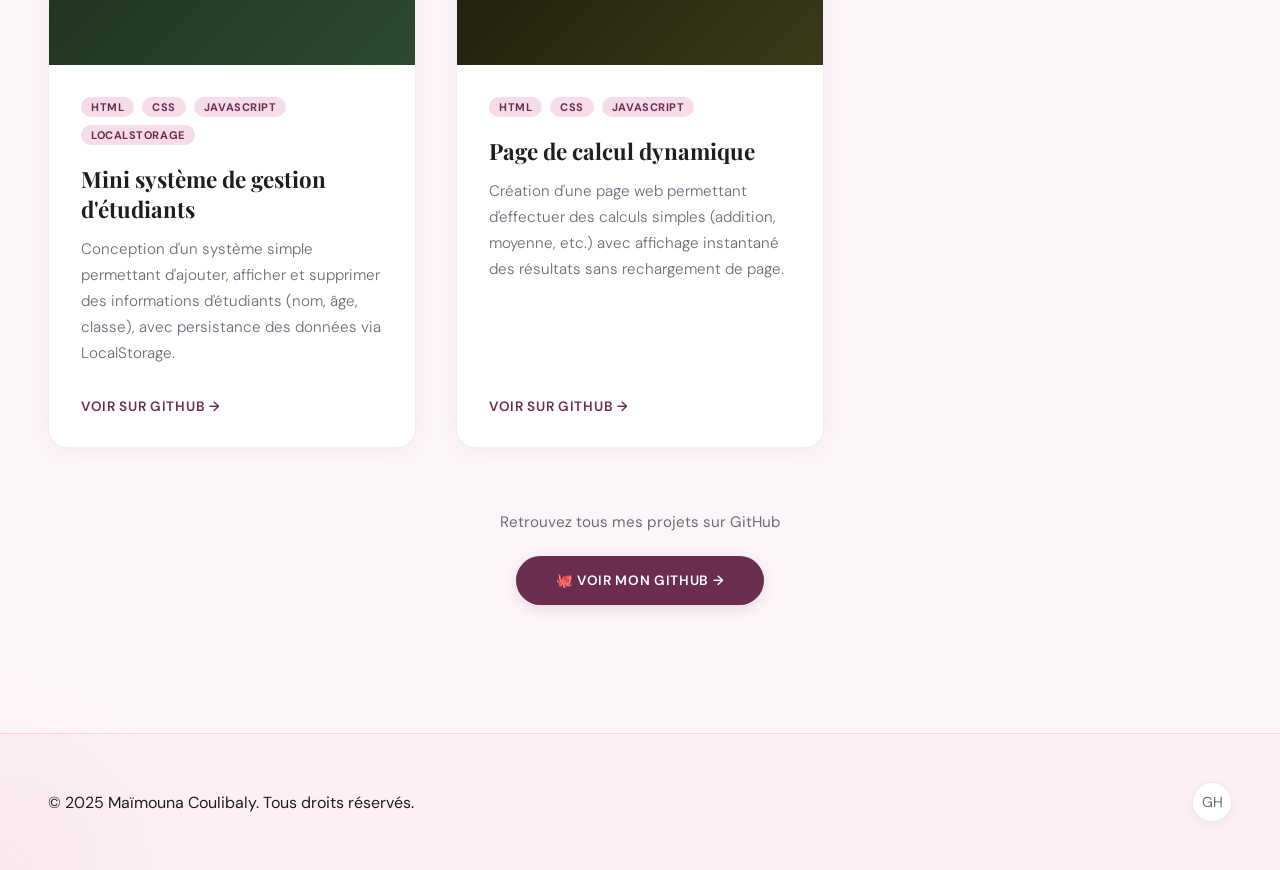
<file: projects.html>
<!DOCTYPE html>
<html lang="fr">
<head>
  <meta charset="UTF-8" />
  <meta name="viewport" content="width=device-width, initial-scale=1.0" />
  <title>Projets — Maïmouna Coulibaly</title>
  <link rel="stylesheet" href="css/style.css" />
</head>
<body>

  <nav>
    <a class="nav-logo" href="index.html">MC_</a>
    <ul class="nav-links">
      <li><a href="index.html">Accueil</a></li>
      <li><a href="about.html">À propos</a></li>
      <li><a href="skills.html">Compétences</a></li>
      <li><a href="projects.html">Projets</a></li>
      <li><a href="contact.html">Contact</a></li>
    </ul>
    <button class="hamburger" aria-label="Menu">
      <span></span><span></span><span></span>
    </button>
  </nav>

  <div class="page-hero">
    <div class="hero-bg-circle"></div>
    <div class="hero-bg-circle2"></div>
    <div class="page-hero-bg"></div>
    <div class="hero-tag" style="margin-bottom:1.5rem;">Mon apprentissage en pratique</div>
    <h1>Mes <em class="text-gradient">projets</em></h1>
    <p>Une sélection de projets réalisés dans le cadre de ma formation, illustrant mes compétences et ma progression.</p>
  </div>

  <section class="section">

    <div style="margin-bottom:3rem;" class="fade-up">
      <div class="card" style="padding:2.5rem;border-left:3px solid #6b2d4e;border-radius:0 16px 16px 0;box-shadow:0 4px 24px rgba(107,45,78,0.08);">
        <p style="color:#6b6b7a;font-size:0.97rem;line-height:1.8;font-weight:300;">
          Ces projets me permettent de renforcer mes bases en développement web tout en développant 
          ma logique de programmation et ma créativité. Chaque projet représente une étape 
          concrète dans mon apprentissage.
        </p>
      </div>
    </div>

    <!-- ZONE DE FILTRES -->
    <div class="filters-container fade-up" style="margin-bottom:3rem;">
      <button class="filter-btn active">Tous</button>
      <button class="filter-btn">HTML/CSS</button>
      <button class="filter-btn">JavaScript</button>
    </div>

    <div class="projects-grid">

      <!-- PROJET 1 -->
      <div class="project-card fade-up">
        <div class="project-img" style="background:linear-gradient(135deg,#0a1628,#1e3a5f);">🏢</div>
        <div class="project-body">
          <div class="project-tags">
            <span class="tag">HTML</span><span class="tag">CSS</span>
          </div>
          <div class="project-title">Page de présentation d'une entreprise</div>
          <p class="project-desc">
            Création d'une page web présentant une entreprise fictive : services, équipe et contacts. 
            Ce projet permet de travailler la mise en page, l'organisation du contenu et le design visuel.
          </p>
          <div style="display:flex;gap:0.8rem;flex-wrap:wrap;align-items:center;margin-top:auto;">
            <a href="https://github.com/mounacoulibalym-sudo" class="project-link" target="_blank">Voir sur GitHub →</a>
          </div>
        </div>
      </div>

      <!-- PROJET 2 -->
      <div class="project-card fade-up">
        <div class="project-img" style="background:linear-gradient(135deg,#0f2027,#2c5364);">📬</div>
        <div class="project-body">
          <div class="project-tags">
            <span class="tag">HTML</span><span class="tag">CSS</span><span class="tag">JavaScript</span>
          </div>
          <div class="project-title">Formulaire de contact interactif</div>
          <p class="project-desc">
            Développement d'un formulaire permettant aux visiteurs d'envoyer un message, 
            avec validation des champs (email, nom, message) et retour visuel en temps réel.
          </p>
          <div style="display:flex;gap:0.8rem;flex-wrap:wrap;align-items:center;margin-top:auto;">
            <a href="https://github.com/mounacoulibalym-sudo" class="project-link" target="_blank">Voir sur GitHub →</a>
          </div>
        </div>
      </div>

      <!-- PROJET 3 -->
      <div class="project-card fade-up">
        <div class="project-img" style="background:linear-gradient(135deg,#1c1c1e,#3a3a3c);">✅</div>
        <div class="project-body">
          <div class="project-tags">
            <span class="tag">HTML</span><span class="tag">CSS</span><span class="tag">JavaScript</span>
          </div>
          <div class="project-title">Application To-Do List</div>
          <p class="project-desc">
            Réalisation d'une application web de gestion de tâches permettant d'ajouter, 
            supprimer et marquer des tâches comme terminées. Interface simple et intuitive.
          </p>
          <div style="display:flex;gap:0.8rem;flex-wrap:wrap;align-items:center;margin-top:auto;">
            <a href="https://github.com/mounacoulibalym-sudo" class="project-link" target="_blank">Voir sur GitHub →</a>
          </div>
        </div>
      </div>

      <!-- PROJET 4 -->
      <div class="project-card fade-up">
        <div class="project-img" style="background:linear-gradient(135deg,#1c2e1c,#2d4a2d);">🎓</div>
        <div class="project-body">
          <div class="project-tags">
            <span class="tag">HTML</span><span class="tag">CSS</span><span class="tag">JavaScript</span><span class="tag">LocalStorage</span>
          </div>
          <div class="project-title">Mini système de gestion d'étudiants</div>
          <p class="project-desc">
            Conception d'un système simple permettant d'ajouter, afficher et supprimer des 
            informations d'étudiants (nom, âge, classe), avec persistance des données via LocalStorage.
          </p>
          <div style="display:flex;gap:0.8rem;flex-wrap:wrap;align-items:center;margin-top:auto;">
            <a href="https://github.com/mounacoulibalym-sudo" class="project-link" target="_blank">Voir sur GitHub →</a>
          </div>
        </div>
      </div>

      <!-- PROJET 5 -->
      <div class="project-card fade-up">
        <div class="project-img" style="background:linear-gradient(135deg,#1a1a0a,#3a3a1a);">🧮</div>
        <div class="project-body">
          <div class="project-tags">
            <span class="tag">HTML</span><span class="tag">CSS</span><span class="tag">JavaScript</span>
          </div>
          <div class="project-title">Page de calcul dynamique</div>
          <p class="project-desc">
            Création d'une page web permettant d'effectuer des calculs simples (addition, 
            moyenne, etc.) avec affichage instantané des résultats sans rechargement de page.
          </p>
          <div style="display:flex;gap:0.8rem;flex-wrap:wrap;align-items:center;margin-top:auto;">
            <a href="https://github.com/mounacoulibalym-sudo" class="project-link" target="_blank">Voir sur GitHub →</a>
          </div>
        </div>
      </div>

    </div>

    <!-- CTA GITHUB -->
    <div style="margin-top:4rem;text-align:center;" class="fade-up">
      <p style="color:#6b6b7a;margin-bottom:1.5rem;font-size:0.95rem;">Retrouvez tous mes projets sur GitHub</p>
      <a href="https://github.com/mounacoulibalym-sudo" target="_blank" class="btn-primary" style="border-radius:50px;">
        🐙 Voir mon GitHub →
      </a>
    </div>

  </section>

  <footer>
    <span class="footer-copy">© 2025 Maïmouna Coulibaly. Tous droits réservés.</span>
    <div class="footer-social">
      <a href="https://github.com/mounacoulibalym-sudo" class="social-link" title="GitHub" target="_blank">GH</a>
    </div>
  </footer>

  <script src="js/main.js"></script>
</body>
</html>
</file>
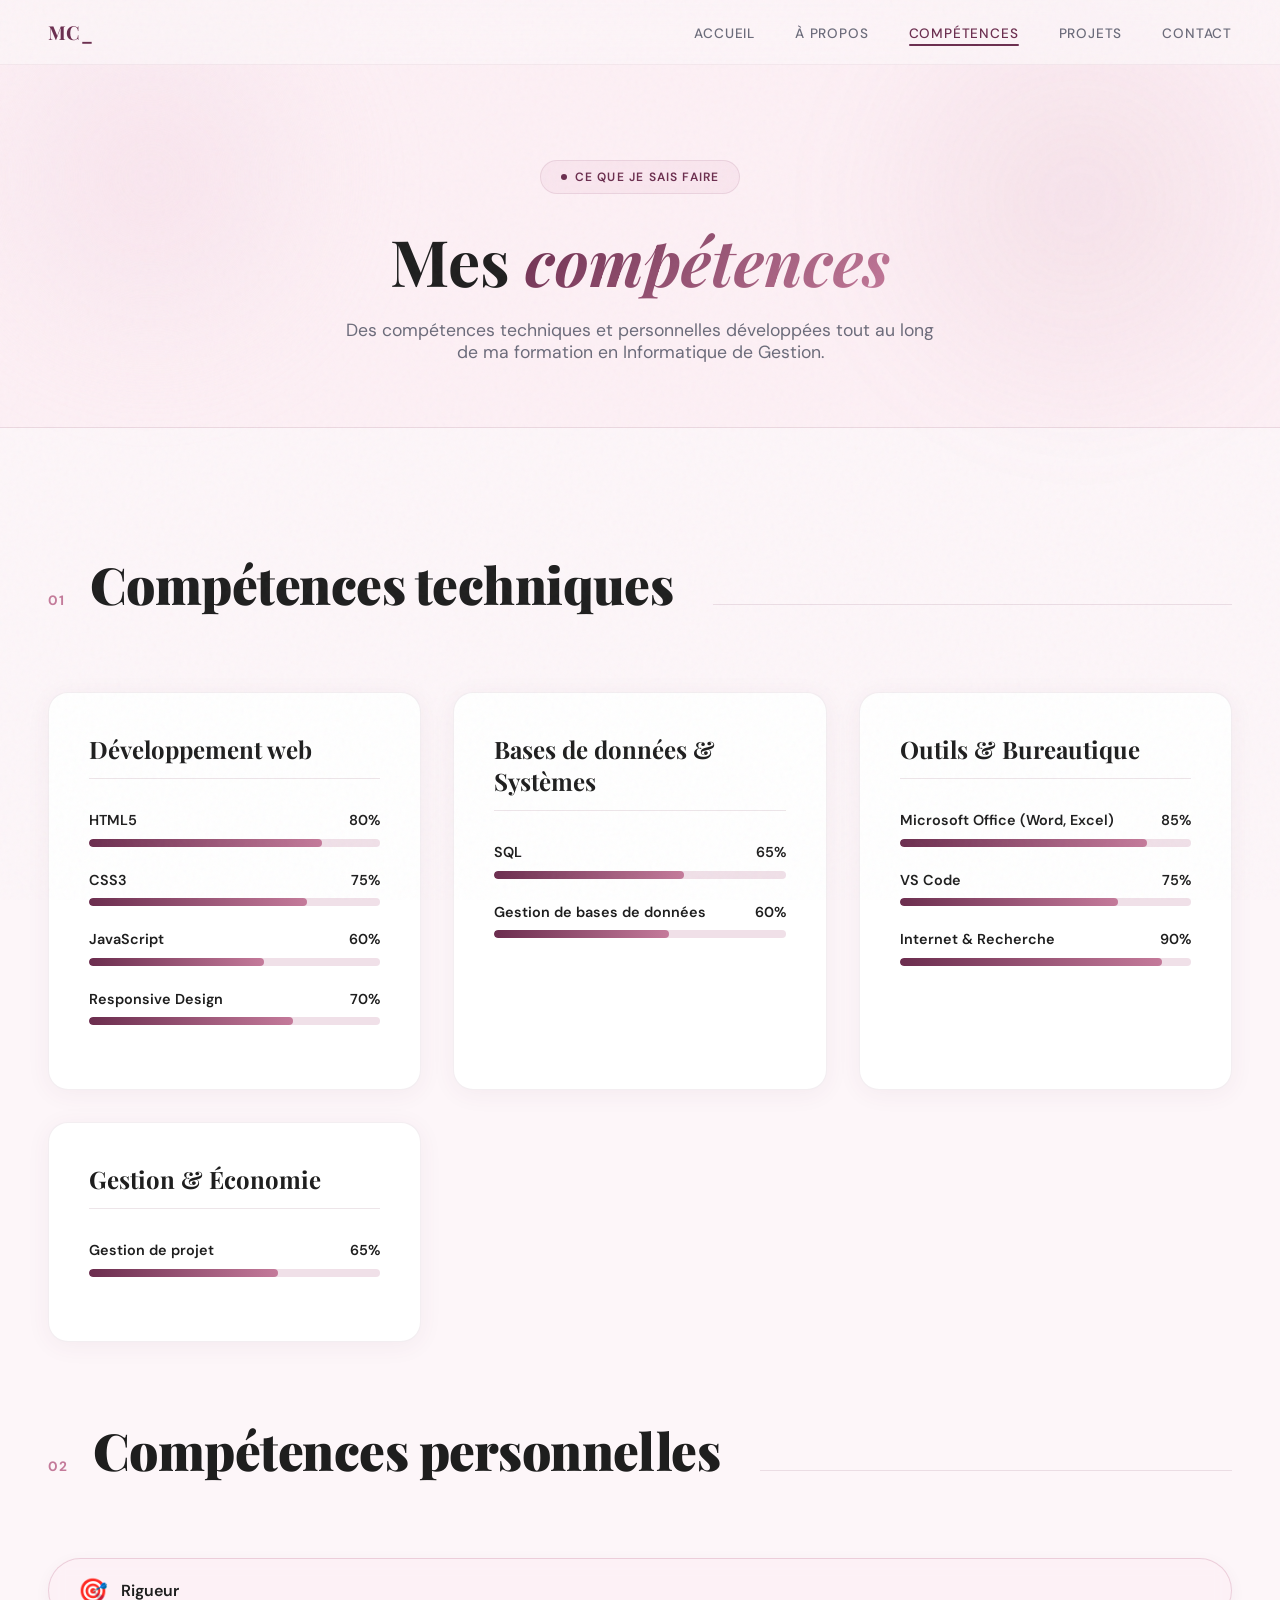
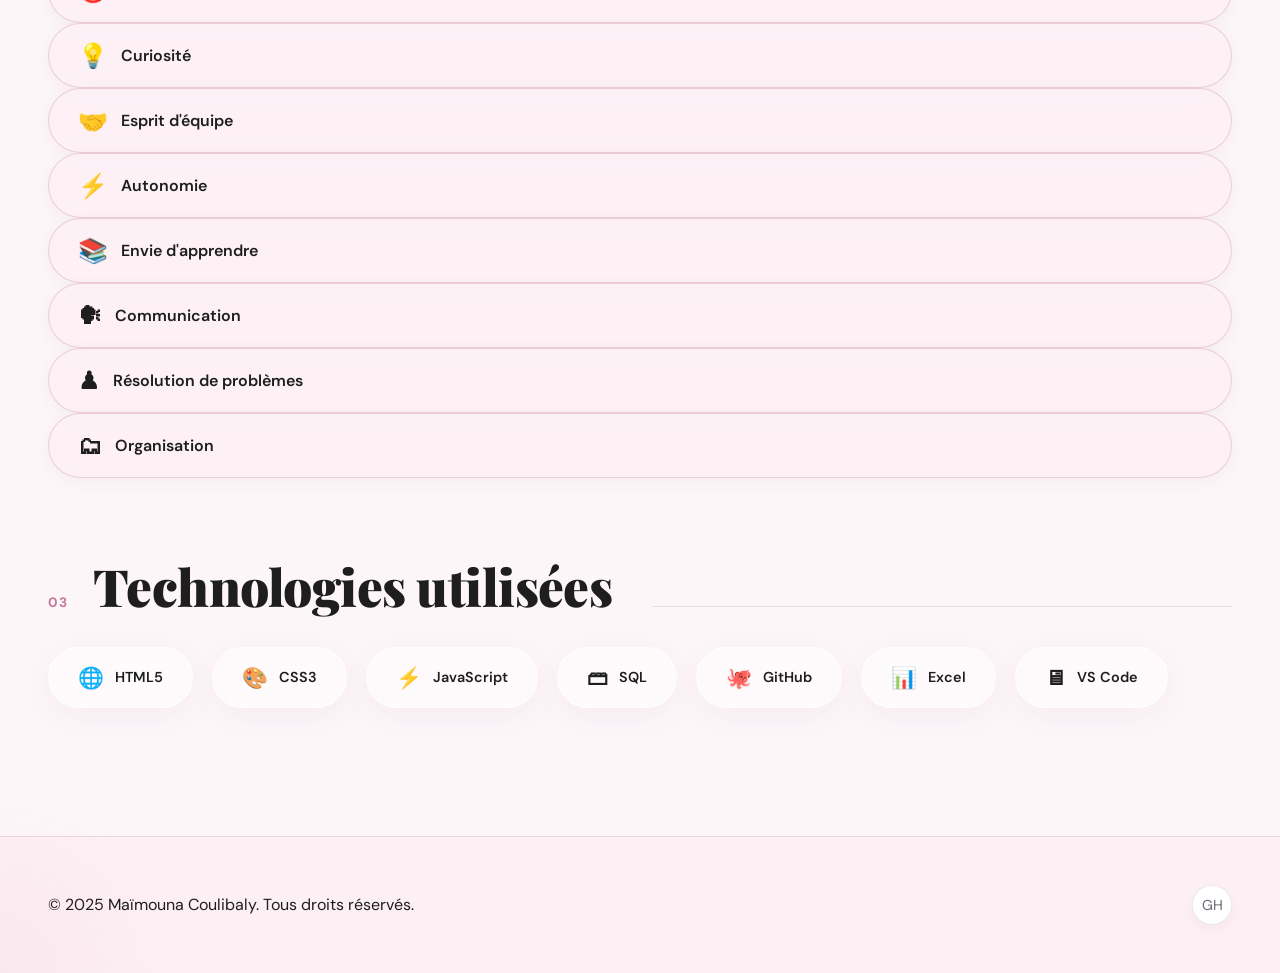
<file: skills.html>
<!DOCTYPE html>
<html lang="fr">

<head>
  <meta charset="UTF-8" />
  <meta name="viewport" content="width=device-width, initial-scale=1.0" />
  <title>Compétences — Maïmouna Coulibaly</title>
  <link rel="stylesheet" href="css/style.css" />
</head>

<body>

  <nav>
    <a class="nav-logo" href="index.html">MC_</a>
    <ul class="nav-links">
      <li><a href="index.html">Accueil</a></li>
      <li><a href="about.html">À propos</a></li>
      <li><a href="skills.html">Compétences</a></li>
      <li><a href="projects.html">Projets</a></li>
      <li><a href="contact.html">Contact</a></li>
    </ul>
    <button class="hamburger" aria-label="Menu">
      <span></span><span></span><span></span>
    </button>
  </nav>

  <div class="page-hero">
    <div class="hero-bg-circle"></div>
    <div class="hero-bg-circle2"></div>
    <div class="page-hero-bg"></div>
    <div class="hero-tag" style="margin-bottom:1.5rem;">Ce que je sais faire</div>
    <h1>Mes <em class="text-gradient">compétences</em></h1>
    <p>Des compétences techniques et personnelles développées tout au long de ma formation en Informatique de Gestion.
    </p>
  </div>

  <section class="section">

    <div class="section-header fade-up">
      <span class="section-num">01</span>
      <h2 class="section-title">Compétences techniques</h2>
      <div class="section-line"></div>
    </div>

    <div class="skills-columns">

      <!-- DÉVELOPPEMENT WEB -->
      <div class="card fade-up">
        <div class="skill-category-title">Développement web</div>
        <div class="skill-bar-wrap">
          <div class="skill-bar-header">
            <span class="skill-bar-name">HTML5</span>
            <span class="skill-bar-pct">80%</span>
          </div>
          <div class="skill-bar-track">
            <div class="skill-bar-fill" data-pct="80"></div>
          </div>
        </div>
        <div class="skill-bar-wrap">
          <div class="skill-bar-header">
            <span class="skill-bar-name">CSS3</span>
            <span class="skill-bar-pct">75%</span>
          </div>
          <div class="skill-bar-track">
            <div class="skill-bar-fill" data-pct="75"></div>
          </div>
        </div>
        <div class="skill-bar-wrap">
          <div class="skill-bar-header">
            <span class="skill-bar-name">JavaScript</span>
            <span class="skill-bar-pct">60%</span>
          </div>
          <div class="skill-bar-track">
            <div class="skill-bar-fill" data-pct="60"></div>
          </div>
        </div>
        <div class="skill-bar-wrap">
          <div class="skill-bar-header">
            <span class="skill-bar-name">Responsive Design</span>
            <span class="skill-bar-pct">70%</span>
          </div>
          <div class="skill-bar-track">
            <div class="skill-bar-fill" data-pct="70"></div>
          </div>
        </div>
      </div>

      <!-- BASES DE DONNÉES -->
      <div class="card fade-up">
        <div class="skill-category-title">Bases de données & Systèmes</div>
        <div class="skill-bar-wrap">
          <div class="skill-bar-header">
            <span class="skill-bar-name">SQL</span>
            <span class="skill-bar-pct">65%</span>
          </div>
          <div class="skill-bar-track">
            <div class="skill-bar-fill" data-pct="65"></div>
          </div>
        </div>
        <div class="skill-bar-wrap">
          <div class="skill-bar-header">
            <span class="skill-bar-name">Gestion de bases de données</span>
            <span class="skill-bar-pct">60%</span>
          </div>
          <div class="skill-bar-track">
            <div class="skill-bar-fill" data-pct="60"></div>
          </div>
        </div>
      </div>

      <!-- OUTILS -->
      <div class="card fade-up">
        <div class="skill-category-title">Outils & Bureautique</div>
        <div class="skill-bar-wrap">
          <div class="skill-bar-header">
            <span class="skill-bar-name">Microsoft Office (Word, Excel)</span>
            <span class="skill-bar-pct">85%</span>
          </div>
          <div class="skill-bar-track">
            <div class="skill-bar-fill" data-pct="85"></div>
          </div>
        </div>
        <div class="skill-bar-wrap">
          <div class="skill-bar-header">
            <span class="skill-bar-name">VS Code</span>
            <span class="skill-bar-pct">75%</span>
          </div>
          <div class="skill-bar-track">
            <div class="skill-bar-fill" data-pct="75"></div>
          </div>
        </div>

        <div class="skill-bar-wrap">
          <div class="skill-bar-header">
            <span class="skill-bar-name">Internet & Recherche</span>
            <span class="skill-bar-pct">90%</span>
          </div>
          <div class="skill-bar-track">
            <div class="skill-bar-fill" data-pct="90"></div>
          </div>
        </div>
      </div>

      <!-- GESTION -->
      <div class="card fade-up">
        <div class="skill-category-title">Gestion & Économie</div>

        <div class="skill-bar-wrap">
          <div class="skill-bar-header">
            <span class="skill-bar-name">Gestion de projet</span>
            <span class="skill-bar-pct">65%</span>
          </div>
          <div class="skill-bar-track">
            <div class="skill-bar-fill" data-pct="65"></div>
          </div>
        </div>

      </div>

    </div>

    <!-- SOFT SKILLS -->
    <div style="margin-top:5rem;">
      <div class="section-header fade-up">
        <span class="section-num">02</span>
        <h2 class="section-title">Compétences personnelles</h2>
        <div class="section-line"></div>
      </div>

      <div class="soft-skills-grid">
        <div class="soft-skill-item floating fade-up"><span class="soft-skill-icon">🎯</span> Rigueur</div>
        <div class="soft-skill-item floating-reverse fade-up" style="transition-delay:0.1s;"><span
            class="soft-skill-icon">💡</span> Curiosité</div>
        <div class="soft-skill-item floating fade-up" style="transition-delay:0.2s;"><span
            class="soft-skill-icon">🤝</span> Esprit d'équipe</div>
        <div class="soft-skill-item floating-reverse fade-up" style="transition-delay:0.3s;"><span
            class="soft-skill-icon">⚡</span> Autonomie</div>
        <div class="soft-skill-item floating fade-up" style="transition-delay:0.4s;"><span
            class="soft-skill-icon">📚</span> Envie d'apprendre</div>
        <div class="soft-skill-item floating-reverse fade-up" style="transition-delay:0.5s;"><span
            class="soft-skill-icon">🗣</span> Communication</div>
        <div class="soft-skill-item floating fade-up" style="transition-delay:0.6s;"><span
            class="soft-skill-icon">♟</span> Résolution de problèmes</div>
        <div class="soft-skill-item floating-reverse fade-up" style="transition-delay:0.7s;"><span
            class="soft-skill-icon">🗂</span> Organisation</div>
      </div>
    </div>

    <!-- STACK -->
    <div style="margin-top:5rem;" class="fade-up">
      <div class="section-header" style="margin-bottom:2rem;">
        <span class="section-num">03</span>
        <h2 class="section-title">Technologies utilisées</h2>
        <div class="section-line"></div>
      </div>
      <div style="display:flex;flex-wrap:wrap;gap:1.2rem;">
        <div class="card glass-card"
          style="padding:1rem 1.8rem;display:flex;align-items:center;gap:0.7rem;font-size:0.9rem;font-weight:600;border-radius:50px;">
          <span style="font-size:1.3rem;">🌐</span> HTML5
        </div>
        <div class="card glass-card"
          style="padding:1rem 1.8rem;display:flex;align-items:center;gap:0.7rem;font-size:0.9rem;font-weight:600;border-radius:50px;">
          <span style="font-size:1.3rem;">🎨</span> CSS3
        </div>
        <div class="card glass-card"
          style="padding:1rem 1.8rem;display:flex;align-items:center;gap:0.7rem;font-size:0.9rem;font-weight:600;border-radius:50px;">
          <span style="font-size:1.3rem;">⚡</span> JavaScript
        </div>
        <div class="card glass-card"
          style="padding:1rem 1.8rem;display:flex;align-items:center;gap:0.7rem;font-size:0.9rem;font-weight:600;border-radius:50px;">
          <span style="font-size:1.3rem;">🗃</span> SQL
        </div>
        <div class="card glass-card"
          style="padding:1rem 1.8rem;display:flex;align-items:center;gap:0.7rem;font-size:0.9rem;font-weight:600;border-radius:50px;">
          <span style="font-size:1.3rem;">🐙</span> GitHub
        </div>
        <div class="card glass-card"
          style="padding:1rem 1.8rem;display:flex;align-items:center;gap:0.7rem;font-size:0.9rem;font-weight:600;border-radius:50px;">
          <span style="font-size:1.3rem;">📊</span> Excel
        </div>
        <div class="card glass-card"
          style="padding:1rem 1.8rem;display:flex;align-items:center;gap:0.7rem;font-size:0.9rem;font-weight:600;border-radius:50px;">
          <span style="font-size:1.3rem;">🖥</span> VS Code
        </div>
      </div>
    </div>

  </section>

  <footer>
    <span class="footer-copy">© 2025 Maïmouna Coulibaly. Tous droits réservés.</span>
    <div class="footer-social">
      <a href="https://github.com/mounacoulibalym-sudo" class="social-link" title="GitHub" target="_blank">GH</a>
    </div>
  </footer>

  <script src="js/main.js"></script>
</body>

</html>
</file>
<file: css/style.css>
@import url('https://fonts.googleapis.com/css2?family=Playfair+Display:ital,wght@0,400;0,700;0,900;1,400&family=DM+Sans:wght@300;400;500;600;700&family=Space+Mono:wght@400;700&display=swap');

:root {
  --bg: #fdf6f9;
  --bg2: #fdf0f5;
  --surface: #ffffff;
  --accent: #6b2d4e;
  --accent-hover: #8a3d65;
  --accent-light: #f5dce8;
  --secondary: #c47a9a;
  --text: #1e1e1e;
  --text-dim: #6b6b7a;
  --border: rgba(107,45,78,0.12);
  --shadow-card: 0 4px 24px rgba(107,45,78,0.06);
  --shadow-hover: 0 12px 40px rgba(107,45,78,0.12);
}

*, *::before, *::after { box-sizing: border-box; margin: 0; padding: 0; }
html { scroll-behavior: smooth; }

body {
  font-family: 'DM Sans', sans-serif;
  background: var(--bg);
  color: var(--text);
  min-height: 100vh;
  overflow-x: hidden;
  position: relative;
}

/* ─── NOISE TEXTURE ─── */
body::before {
  content: '';
  position: fixed;
  inset: 0;
  background-image: url("data:image/svg+xml,%3Csvg viewBox='0 0 256 256' xmlns='http://www.w3.org/2000/svg'%3E%3Cfilter id='noise'%3E%3CfeTurbulence type='fractalNoise' baseFrequency='0.8' numOctaves='3' stitchTiles='stitch'/%3E%3C/filter%3E%3Crect width='100%25' height='100%25' filter='url(%23noise)' opacity='0.035'/%3E%3C/svg%3E");
  pointer-events: none;
  z-index: 9999;
}

/* ─── UTILITIES ─── */
.text-gradient {
  background: linear-gradient(135deg, var(--accent), var(--secondary));
  -webkit-background-clip: text;
  -webkit-text-fill-color: transparent;
  display: inline-block;
}

/* ─── ANIMATIONS ─── */
@keyframes float {
  0% { transform: translateY(0px); }
  50% { transform: translateY(-12px); }
  100% { transform: translateY(0px); }
}

@keyframes float-reverse {
  0% { transform: translateY(0px); }
  50% { transform: translateY(12px); }
  100% { transform: translateY(0px); }
}

@keyframes morph {
  0% { border-radius: 40% 60% 70% 30% / 40% 50% 60% 50%; }
  34% { border-radius: 70% 30% 50% 50% / 30% 30% 70% 70%; }
  67% { border-radius: 100% 60% 60% 100% / 100% 100% 60% 60%; }
  100% { border-radius: 40% 60% 70% 30% / 40% 50% 60% 50%; }
}

.floating { animation: float 6s ease-in-out infinite; }
.floating-reverse { animation: float-reverse 7s ease-in-out infinite; }

/* ─── NAV ─── */
nav {
  position: fixed;
  top: 0; left: 0; right: 0;
  z-index: 100;
  padding: 1.2rem 3rem;
  display: flex;
  justify-content: space-between;
  align-items: center;
  background: rgba(253, 246, 249, 0.75);
  backdrop-filter: blur(16px);
  -webkit-backdrop-filter: blur(16px);
  border-bottom: 1px solid rgba(107, 45, 78, 0.06);
}

.nav-logo {
  font-family: 'Playfair Display', serif;
  font-size: 1.2rem;
  color: var(--accent);
  text-decoration: none;
  font-weight: 700;
  letter-spacing: 0.02em;
}

.nav-links {
  display: flex;
  gap: 2.5rem;
  list-style: none;
}

.nav-links a {
  color: var(--text-dim);
  text-decoration: none;
  font-size: 0.85rem;
  font-weight: 500;
  letter-spacing: 0.06em;
  text-transform: uppercase;
  transition: color 0.3s;
  position: relative;
}

.nav-links a::after {
  content: '';
  position: absolute;
  bottom: -4px; left: 0;
  width: 0; height: 1.5px;
  background: var(--accent);
  border-radius: 2px;
  transition: width 0.3s;
}

.nav-links a:hover, .nav-links a.active { color: var(--accent); }
.nav-links a:hover::after, .nav-links a.active::after { width: 100%; }

.hamburger {
  display: none;
  flex-direction: column;
  gap: 5px;
  cursor: pointer;
  background: none;
  border: none;
  padding: 5px;
}

.hamburger span {
  display: block;
  width: 24px;
  height: 2px;
  background: var(--accent);
  border-radius: 2px;
  transition: all 0.3s;
}

/* ─── HERO ─── */
.hero {
  min-height: 100vh;
  display: grid;
  grid-template-columns: 1fr 1fr;
  align-items: center;
  padding: 8rem 3rem 4rem;
  position: relative;
  overflow: hidden;
}

.hero-bg-circle {
  position: absolute;
  width: 600px; height: 600px;
  background: radial-gradient(circle, rgba(196,122,154,0.12) 0%, transparent 60%);
  top: -100px; right: -100px;
  border-radius: 50%;
  pointer-events: none;
  filter: blur(40px);
}

.hero-bg-circle2 {
  position: absolute;
  width: 500px; height: 500px;
  background: radial-gradient(circle, rgba(245,220,232,0.6) 0%, transparent 60%);
  bottom: 0px; left: -100px;
  border-radius: 50%;
  pointer-events: none;
  filter: blur(40px);
}

.hero-content { position: relative; z-index: 1; }

.hero-tag {
  display: inline-flex;
  align-items: center;
  gap: 0.5rem;
  font-family: 'DM Sans', sans-serif;
  font-size: 0.75rem;
  font-weight: 600;
  color: var(--accent);
  letter-spacing: 0.1em;
  text-transform: uppercase;
  margin-bottom: 2rem;
  padding: 0.5rem 1.2rem;
  border: 1px solid rgba(107, 45, 78, 0.1);
  border-radius: 50px;
  background: rgba(245, 220, 232, 0.5);
  backdrop-filter: blur(8px);
}

.hero-tag::before {
  content: '';
  width: 6px; height: 6px;
  background: var(--accent);
  border-radius: 50%;
  animation: pulse 2s infinite;
}

@keyframes pulse {
  0%, 100% { opacity: 1; transform: scale(1); box-shadow: 0 0 0 0 rgba(107,45,78,0.4); }
  50% { opacity: 0.6; transform: scale(0.9); box-shadow: 0 0 0 6px rgba(107,45,78,0); }
}

.hero-title {
  font-family: 'Playfair Display', serif;
  font-size: clamp(3rem, 6vw, 5.5rem);
  line-height: 1.05;
  font-weight: 900;
  margin-bottom: 1.5rem;
  color: var(--text);
  letter-spacing: -0.01em;
}

.hero-subtitle {
  font-size: 1.1rem;
  color: var(--text-dim);
  line-height: 1.8;
  max-width: 480px;
  margin-bottom: 3rem;
  font-weight: 300;
}

.hero-cta { display: flex; gap: 1.2rem; flex-wrap: wrap; }

.btn-primary {
  display: inline-flex;
  align-items: center;
  gap: 0.5rem;
  padding: 1rem 2.5rem;
  background: var(--accent);
  color: #ffffff;
  text-decoration: none;
  font-weight: 600;
  font-size: 0.85rem;
  letter-spacing: 0.05em;
  text-transform: uppercase;
  border-radius: 50px;
  transition: all 0.4s cubic-bezier(0.16, 1, 0.3, 1);
  border: none;
  cursor: pointer;
  box-shadow: 0 4px 15px rgba(107,45,78,0.15);
}

.btn-primary:hover {
  background: var(--accent-hover);
  transform: translateY(-3px);
  box-shadow: 0 10px 25px rgba(107,45,78,0.25);
}

.btn-outline {
  display: inline-flex;
  align-items: center;
  gap: 0.5rem;
  padding: 1rem 2.5rem;
  background: transparent;
  color: var(--accent);
  text-decoration: none;
  font-weight: 600;
  font-size: 0.85rem;
  letter-spacing: 0.05em;
  text-transform: uppercase;
  border-radius: 50px;
  border: 1px solid var(--accent);
  transition: all 0.4s cubic-bezier(0.16, 1, 0.3, 1);
  cursor: pointer;
}

.btn-outline:hover {
  background: var(--accent);
  color: #ffffff;
  transform: translateY(-3px);
  box-shadow: 0 10px 25px rgba(107,45,78,0.15);
}

/* ─── HERO VISUAL ─── */
.hero-visual {
  display: flex;
  justify-content: center;
  align-items: center;
  position: relative;
  z-index: 1;
}

.avatar-frame {
  position: relative;
  width: 380px;
  height: 460px;
}

.avatar-bg {
  position: absolute;
  inset: 0;
  background: linear-gradient(135deg, #f5dce8 0%, #e8cedd 100%);
  border-radius: 40% 60% 70% 30% / 40% 50% 60% 50%;
  animation: morph 8s ease-in-out infinite;
  box-shadow: inset 0 0 50px rgba(255,255,255,0.5);
}

.avatar-initials {
  position: absolute;
  inset: 0;
  display: flex;
  align-items: center;
  justify-content: center;
  font-family: 'Playfair Display', serif;
  font-size: 8rem;
  font-weight: 900;
  color: rgba(107,45,78,0.15);
  letter-spacing: -0.05em;
}

.avatar-badge {
  position: absolute;
  bottom: 20px;
  right: -30px;
  background: rgba(255, 255, 255, 0.9);
  backdrop-filter: blur(10px);
  color: var(--accent);
  padding: 1.2rem 1.8rem;
  border-radius: 20px;
  font-family: 'DM Sans', sans-serif;
  font-size: 0.75rem;
  font-weight: 600;
  line-height: 1.4;
  box-shadow: var(--shadow-hover);
  border: 1px solid rgba(255,255,255,0.5);
  z-index: 2;
}

.avatar-badge-icon {
  display: block;
  font-size: 1.5rem;
  margin-bottom: 0.5rem;
}

.avatar-tag-top {
  position: absolute;
  top: 40px;
  left: -40px;
  background: rgba(255, 255, 255, 0.9);
  backdrop-filter: blur(10px);
  border: 1px solid rgba(255,255,255,0.5);
  padding: 0.85rem 1.4rem;
  border-radius: 50px;
  font-size: 0.8rem;
  font-weight: 500;
  color: var(--text-dim);
  white-space: nowrap;
  box-shadow: var(--shadow-hover);
  z-index: 2;
  display: flex;
  align-items: center;
  gap: 0.5rem;
}

/* ─── STATS BAR ─── */
.stats-bar {
  border-top: 1px solid var(--border);
  border-bottom: 1px solid var(--border);
  padding: 3rem;
  display: flex;
  justify-content: space-around;
  background: var(--bg2);
  position: relative;
  z-index: 1;
}

.stat-item { text-align: center; }

.stat-number {
  font-family: 'Playfair Display', serif;
  font-size: 3rem;
  font-weight: 900;
  color: var(--accent);
  display: block;
  line-height: 1;
}

.stat-label {
  font-size: 0.75rem;
  color: var(--text-dim);
  text-transform: uppercase;
  letter-spacing: 0.15em;
  margin-top: 0.8rem;
  font-weight: 600;
  display: block;
}

/* ─── SECTIONS ─── */
.section {
  padding: 8rem 3rem;
  position: relative;
  z-index: 1;
}

.section-header {
  display: flex;
  align-items: baseline;
  gap: 1.5rem;
  margin-bottom: 5rem;
}

.section-num {
  font-family: 'DM Sans', sans-serif;
  font-size: 0.85rem;
  font-weight: 700;
  color: var(--secondary);
  letter-spacing: 0.1em;
}

.section-title {
  font-family: 'Playfair Display', serif;
  font-size: clamp(2.2rem, 4vw, 3.5rem);
  font-weight: 900;
  line-height: 1.1;
  color: var(--text);
  letter-spacing: -0.01em;
}

.section-line {
  flex: 1;
  height: 1px;
  background: var(--border);
  margin-left: 1rem;
}

/* ─── CARDS ─── */
.card {
  background: var(--surface);
  border: 1px solid rgba(107, 45, 78, 0.08);
  border-radius: 20px;
  padding: 2.5rem;
  transition: all 0.4s cubic-bezier(0.16, 1, 0.3, 1);
  position: relative;
  overflow: hidden;
  box-shadow: var(--shadow-card);
}

.card:hover {
  border-color: rgba(107,45,78,0.2);
  transform: translateY(-6px);
  box-shadow: var(--shadow-hover);
}

/* ─── PROJECTS ─── */
.projects-grid {
  display: grid;
  grid-template-columns: repeat(auto-fill, minmax(340px, 1fr));
  gap: 2.5rem;
}

.project-card {
  background: var(--surface);
  border: 1px solid rgba(107, 45, 78, 0.08);
  border-radius: 20px;
  overflow: hidden;
  transition: all 0.4s cubic-bezier(0.16, 1, 0.3, 1);
  box-shadow: var(--shadow-card);
  display: flex;
  flex-direction: column;
}

.project-card:hover {
  border-color: #c47a9a;
  transform: translateY(-4px);
  box-shadow: 0 8px 32px rgba(107, 45, 78, 0.14);
}

.project-img {
  height: 220px;
  display: flex;
  align-items: center;
  justify-content: center;
  font-size: 4.5rem;
  position: relative;
  overflow: hidden;
}

.project-body { 
  padding: 2rem;
  display: flex;
  flex-direction: column;
  flex-grow: 1;
}

.project-tags {
  display: flex;
  gap: 0.5rem;
  flex-wrap: wrap;
  margin-bottom: 1.2rem;
}

.tag {
  font-family: 'DM Sans', sans-serif;
  font-size: 11px;
  font-weight: 700;
  padding: 3px 10px;
  border-radius: 50px;
  background: #f5dce8;
  color: #6b2d4e;
  letter-spacing: 0.05em;
  text-transform: uppercase;
}

.project-title {
  font-family: 'Playfair Display', serif;
  font-size: 1.4rem;
  font-weight: 700;
  margin-bottom: 0.8rem;
  color: var(--text);
}

.project-desc {
  color: var(--text-dim);
  font-size: 0.95rem;
  line-height: 1.7;
  margin-bottom: 2rem;
  font-weight: 300;
  flex-grow: 1;
}

.project-link {
  display: inline-flex;
  align-items: center;
  gap: 0.5rem;
  color: var(--accent);
  text-decoration: none;
  font-size: 0.85rem;
  font-weight: 600;
  letter-spacing: 0.05em;
  text-transform: uppercase;
  transition: gap 0.3s cubic-bezier(0.16, 1, 0.3, 1);
  margin-top: auto;
}

.project-link:hover { 
  transform: translateX(4px);
  text-decoration: underline;
}

/* ─── FILTERS ─── */
.filters-container {
  display: flex;
  flex-wrap: wrap;
  gap: 0.8rem;
  justify-content: flex-start;
}

.filter-btn {
  background: #ffffff;
  border: 1px solid rgba(107,45,78,0.25);
  color: #6b2d4e;
  padding: 0.6rem 1.4rem;
  border-radius: 50px;
  font-family: 'DM Sans', sans-serif;
  font-weight: 600;
  font-size: 0.85rem;
  cursor: pointer;
  transition: all 0.3s ease;
}

.filter-btn:hover, .filter-btn.active {
  background: #6b2d4e;
  color: #ffffff;
  border-color: #6b2d4e;
}

/* ─── CONTACT ─── */
.contact-grid {
  display: grid;
  grid-template-columns: 1fr 1fr;
  gap: 5rem;
  align-items: start;
}

.form-input, .form-textarea {
  background: rgba(255, 255, 255, 0.5);
  border: 1px solid rgba(107,45,78,0.15);
  border-radius: 12px;
  padding: 1rem 1.4rem;
  color: var(--text);
  font-family: 'DM Sans', sans-serif;
  font-size: 1rem;
  transition: all 0.3s;
  outline: none;
  width: 100%;
}

.form-input:focus, .form-textarea:focus {
  background: var(--surface);
  border-color: var(--accent);
  box-shadow: 0 0 0 4px rgba(107,45,78,0.1);
}

.contact-icon {
  width: 48px; height: 48px;
  background: rgba(196, 122, 154, 0.1);
  border-radius: 50%;
  display: flex;
  align-items: center;
  justify-content: center;
  font-size: 1.2rem;
  flex-shrink: 0;
  color: var(--accent);
}

/* ─── FOOTER ─── */
footer {
  padding: 3rem;
  border-top: 1px solid var(--border);
  display: flex;
  justify-content: space-between;
  align-items: center;
  position: relative;
  z-index: 1;
  background: var(--bg2);
}

.social-link {
  width: 40px; height: 40px;
  background: var(--surface);
  border: 1px solid rgba(107,45,78,0.1);
  border-radius: 50%;
  display: flex;
  align-items: center;
  justify-content: center;
  text-decoration: none;
  font-size: 0.9rem;
  color: var(--text-dim);
  transition: all 0.3s cubic-bezier(0.16, 1, 0.3, 1);
  box-shadow: 0 4px 12px rgba(107,45,78,0.05);
}

.social-link:hover {
  color: #fff;
  background: var(--accent);
  border-color: var(--accent);
  transform: translateY(-3px);
  box-shadow: 0 8px 20px rgba(107,45,78,0.15);
}

/* ─── RESPONSIVE: tablet (768–1024px) ─── */
@media (max-width: 1024px) {
  nav { padding: 1.2rem 2rem; }
  .hero { padding: 8rem 2rem 4rem; }
  .hero-title { font-size: clamp(2.5rem, 5vw, 4rem); }
  .section { padding: 6rem 2rem; }
  .stats-bar { padding: 2.5rem 2rem; }
  .avatar-frame { width: 320px; height: 400px; }
  .contact-grid { gap: 3rem; }
}

/* ─── RESPONSIVE: mobile (<768px) ─── */
@media (max-width: 768px) {
  nav { padding: 1rem 1.5rem; }
  .nav-links { display: none; }
  .nav-links.open {
    display: flex;
    flex-direction: column;
    position: absolute;
    top: 100%;
    left: 0;
    width: 100%;
    background: #ffffff;
    padding: 2rem;
    gap: 1.5rem;
    box-shadow: 0 10px 30px rgba(107,45,78,0.08);
    border-top: 1px solid rgba(107,45,78,0.05);
    z-index: 1000;
    text-align: center;
    animation: slideDown 0.4s cubic-bezier(0.16, 1, 0.3, 1);
  }

  @keyframes slideDown {
    from { opacity: 0; transform: translateY(-10px); }
    to { opacity: 1; transform: translateY(0); }
  }

  .hamburger { display: flex; }

  .hero {
    grid-template-columns: 1fr;
    padding: 7rem 1.5rem 3rem;
    text-align: center;
  }
  
  .hero-content {
    display: flex;
    flex-direction: column;
    align-items: center;
  }
  
  .hero-subtitle {
    margin-left: auto;
    margin-right: auto;
  }
  
  .hero-cta {
    justify-content: center;
  }

  .hero-visual { display: none; }
  .hero-title { font-size: clamp(2.5rem, 8vw, 3.2rem); }
  .hero-subtitle { font-size: 1rem; }

  .stats-bar {
    padding: 2rem 1.5rem;
    flex-wrap: wrap;
    gap: 2rem;
  }
  .stat-item { min-width: 40%; }
  .stat-number { font-size: 2.2rem; }

  .section { padding: 5rem 1.5rem; }
  .section-header { margin-bottom: 3rem; }

  .two-col-section {
    grid-template-columns: 1fr !important;
    gap: 2.5rem !important;
  }

  .projects-grid { grid-template-columns: 1fr; }
  .contact-grid { grid-template-columns: 1fr; gap: 3rem; }

  footer {
    padding: 2rem 1.5rem;
    flex-direction: column;
    gap: 1.5rem;
    text-align: center;
  }
}

/* ─── ANIMATIONS ─── */
.fade-up {
  opacity: 0;
  transform: translateY(40px);
  transition: opacity 0.8s cubic-bezier(0.16, 1, 0.3, 1), transform 0.8s cubic-bezier(0.16, 1, 0.3, 1);
}

.fade-up.visible { opacity: 1; transform: translateY(0); }

.fade-up:nth-child(1) { transition-delay: 0.1s; }
.fade-up:nth-child(2) { transition-delay: 0.2s; }
.fade-up:nth-child(3) { transition-delay: 0.3s; }
.fade-up:nth-child(4) { transition-delay: 0.4s; }

/* ─── PHOTO ZONE ─── */
.avatar-photo-zone {
  position: absolute;
  inset: 0;
  border-radius: 40% 60% 70% 30% / 40% 50% 60% 50%;
  animation: morph 8s ease-in-out infinite;
  overflow: hidden;
}

.avatar-photo {
  width: 100%;
  height: 100%;
  object-fit: cover;
  object-position: center top;
  display: block;
}

/* ─── ABOUT PAGE ─── */
.page-hero {
  padding: 10rem 3rem 4rem;
  text-align: center;
  background: var(--bg2);
  border-bottom: 1px solid var(--border);
  position: relative;
  z-index: 1;
}

.page-hero h1 {
  font-family: 'Playfair Display', serif;
  font-size: clamp(2.5rem, 5vw, 4rem);
  color: var(--text);
  margin-bottom: 1rem;
}

.page-hero p {
  color: var(--text-dim);
  font-size: 1.1rem;
  max-width: 600px;
  margin: 0 auto;
}

.about-grid {
  display: grid;
  grid-template-columns: 320px 1fr;
  gap: 4rem;
  align-items: start;
}

.glass-card {
  background: rgba(255, 255, 255, 0.45);
  backdrop-filter: blur(12px);
  -webkit-backdrop-filter: blur(12px);
  border: 1px solid rgba(255, 255, 255, 0.6);
  box-shadow: 0 8px 32px rgba(107, 45, 78, 0.05);
}

.about-sidebar {
  position: sticky;
  top: 100px;
}

.about-avatar-big {
  width: 100%;
  aspect-ratio: 1;
  margin-bottom: 2rem;
  box-shadow: var(--shadow-card);
}

.soft-skill-item {
  background: rgba(253, 240, 245, 0.7);
  backdrop-filter: blur(8px);
  border: 1px solid rgba(196, 122, 154, 0.3);
  padding: 1rem 1.8rem;
  border-radius: 50px;
  display: flex;
  align-items: center;
  gap: 0.8rem;
  font-weight: 600;
  color: #1e1e1e;
  transition: all 0.4s cubic-bezier(0.16, 1, 0.3, 1);
  box-shadow: 0 4px 15px rgba(107, 45, 78, 0.05);
}

.soft-skill-item:hover {
  background: #f5dce8;
  color: #6b2d4e;
  transform: translateY(-5px) scale(1.02);
  box-shadow: 0 8px 25px rgba(107, 45, 78, 0.15);
  border-color: #c47a9a;
}

.soft-skill-icon {
  font-size: 1.5rem;
}

/* Timeline */
.timeline {
  position: relative;
  padding-left: 2rem;
}

.timeline::before {
  content: '';
  position: absolute;
  top: 0; bottom: 0; left: 6px;
  width: 2px;
  background: rgba(107,45,78,0.2);
}

.timeline-item {
  position: relative;
  margin-bottom: 3rem;
  transition: transform 0.3s ease;
}

.timeline-item:hover {
  transform: translateX(5px);
}

.timeline-item:last-child {
  margin-bottom: 0;
}

.timeline-item::before {
  content: '';
  position: absolute;
  left: -2rem; top: 0.3rem;
  width: 14px; height: 14px;
  background: #6b2d4e;
  border-radius: 50%;
  box-shadow: 0 0 0 6px rgba(107,45,78,0.15);
  transition: all 0.3s ease;
}

.timeline-item:hover::before {
  background: #8a3d65;
  box-shadow: 0 0 0 8px rgba(107,45,78,0.25), 0 0 15px rgba(107,45,78,0.5);
}

.timeline-date {
  font-family: 'DM Sans', sans-serif;
  font-size: 0.85rem;
  font-weight: 700;
  color: #c47a9a;
  letter-spacing: 0.05em;
  margin-bottom: 0.5rem;
}

.timeline-title {
  font-family: 'Playfair Display', serif;
  font-size: 1.3rem;
  font-weight: 700;
  color: var(--text);
  margin-bottom: 0.3rem;
}

.timeline-sub {
  color: var(--text-dim);
  font-size: 0.95rem;
}

/* Responsive About */
@media (max-width: 1024px) {
  .about-grid { gap: 2rem; }
}

@media (max-width: 768px) {
  .about-grid { grid-template-columns: 1fr; }
  .about-sidebar { position: static; }
  .about-avatar-big { width: 240px; margin: 0 auto 2rem; }
  .about-info-grid {
    display: grid !important;
    grid-template-columns: 1fr 1fr;
  }
}

@media (max-width: 480px) {
  .about-info-grid { grid-template-columns: 1fr; }
}

@media (max-width: 640px) {
  .projects-grid { grid-template-columns: 1fr; }
}

/* ─── SKILLS PAGE ─── */
.skills-columns {
  display: grid;
  grid-template-columns: repeat(auto-fit, minmax(340px, 1fr));
  gap: 2rem;
}

.skill-category-title {
  font-family: 'Playfair Display', serif;
  font-size: 1.5rem;
  font-weight: 700;
  color: var(--text);
  margin-bottom: 2rem;
  padding-bottom: 0.8rem;
  border-bottom: 1px solid var(--border);
}

.skill-bar-wrap {
  margin-bottom: 1.5rem;
}

.skill-bar-header {
  display: flex;
  justify-content: space-between;
  margin-bottom: 0.6rem;
  font-weight: 600;
  font-size: 0.9rem;
  color: var(--text);
}

.skill-bar-track {
  height: 8px;
  background: #f0e0e8;
  border-radius: 10px;
  overflow: hidden;
}

.skill-bar-fill {
  height: 100%;
  background: linear-gradient(90deg, #6b2d4e, #c47a9a);
  border-radius: 10px;
  width: 0;
  transition: width 1.5s cubic-bezier(0.16, 1, 0.3, 1);
}

@media (max-width: 768px) {
  .skills-columns {
    grid-template-columns: 1fr;
  }
}

/* ─── CONTACT PAGE ─── */
.contact-form {
  display: flex;
  flex-direction: column;
  gap: 1.5rem;
}

.form-group {
  display: flex;
  flex-direction: column;
  gap: 0.5rem;
}

.form-label {
  font-size: 0.75rem;
  font-weight: 700;
  text-transform: uppercase;
  letter-spacing: 0.1em;
  color: var(--secondary);
}

.form-error {
  color: #d63384;
  font-size: 0.8rem;
  margin-top: 0.3rem;
  display: none;
}

.form-success {
  background: #fdf6f9;
  border: 1px solid #6b2d4e;
  color: #6b2d4e;
  padding: 1rem;
  border-radius: 8px;
  display: none;
  font-weight: 600;
  margin-bottom: 1rem;
}

.contact-info {
  display: flex;
  flex-direction: column;
  gap: 2rem;
}

.contact-item {
  display: flex;
  gap: 1.2rem;
  align-items: center;
}

.contact-detail-label {
  font-size: 0.7rem;
  text-transform: uppercase;
  letter-spacing: 0.1em;
  color: var(--secondary);
  font-weight: 700;
  margin-bottom: 0.2rem;
}

.contact-detail-value {
  font-weight: 600;
  color: var(--text);
}

.contact-detail-value a {
  color: inherit;
  text-decoration: none;
  transition: color 0.3s;
}

.contact-detail-value a:hover {
  color: var(--accent);
}

@media (max-width: 900px) {
  .contact-grid {
    grid-template-columns: 1fr;
    gap: 4rem;
  }
}
</file>
<file: Portfolio/css/style.css>
@import url('https://fonts.googleapis.com/css2?family=Playfair+Display:ital,wght@0,400;0,700;0,900;1,400&family=DM+Sans:wght@300;400;500;600;700&family=Space+Mono:wght@400;700&display=swap');

:root {
  --bg: #fdf6f9;
  --bg2: #fdf0f5;
  --surface: #ffffff;
  --accent: #6b2d4e;
  --accent-hover: #8a3d65;
  --accent-light: #f5dce8;
  --secondary: #c47a9a;
  --text: #1e1e1e;
  --text-dim: #6b6b7a;
  --border: rgba(107,45,78,0.12);
  --shadow-card: 0 4px 24px rgba(107,45,78,0.06);
  --shadow-hover: 0 12px 40px rgba(107,45,78,0.12);
}

*, *::before, *::after { box-sizing: border-box; margin: 0; padding: 0; }
html { scroll-behavior: smooth; }

body {
  font-family: 'DM Sans', sans-serif;
  background: var(--bg);
  color: var(--text);
  min-height: 100vh;
  overflow-x: hidden;
  position: relative;
}

/* ─── NOISE TEXTURE ─── */
body::before {
  content: '';
  position: fixed;
  inset: 0;
  background-image: url("data:image/svg+xml,%3Csvg viewBox='0 0 256 256' xmlns='http://www.w3.org/2000/svg'%3E%3Cfilter id='noise'%3E%3CfeTurbulence type='fractalNoise' baseFrequency='0.8' numOctaves='3' stitchTiles='stitch'/%3E%3C/filter%3E%3Crect width='100%25' height='100%25' filter='url(%23noise)' opacity='0.035'/%3E%3C/svg%3E");
  pointer-events: none;
  z-index: 9999;
}

/* ─── UTILITIES ─── */
.text-gradient {
  background: linear-gradient(135deg, var(--accent), var(--secondary));
  -webkit-background-clip: text;
  -webkit-text-fill-color: transparent;
  display: inline-block;
}

/* ─── ANIMATIONS ─── */
@keyframes float {
  0% { transform: translateY(0px); }
  50% { transform: translateY(-12px); }
  100% { transform: translateY(0px); }
}

@keyframes float-reverse {
  0% { transform: translateY(0px); }
  50% { transform: translateY(12px); }
  100% { transform: translateY(0px); }
}

@keyframes morph {
  0% { border-radius: 40% 60% 70% 30% / 40% 50% 60% 50%; }
  34% { border-radius: 70% 30% 50% 50% / 30% 30% 70% 70%; }
  67% { border-radius: 100% 60% 60% 100% / 100% 100% 60% 60%; }
  100% { border-radius: 40% 60% 70% 30% / 40% 50% 60% 50%; }
}

.floating { animation: float 6s ease-in-out infinite; }
.floating-reverse { animation: float-reverse 7s ease-in-out infinite; }

/* ─── NAV ─── */
nav {
  position: fixed;
  top: 0; left: 0; right: 0;
  z-index: 100;
  padding: 1.2rem 3rem;
  display: flex;
  justify-content: space-between;
  align-items: center;
  background: rgba(253, 246, 249, 0.75);
  backdrop-filter: blur(16px);
  -webkit-backdrop-filter: blur(16px);
  border-bottom: 1px solid rgba(107, 45, 78, 0.06);
}

.nav-logo {
  font-family: 'Playfair Display', serif;
  font-size: 1.2rem;
  color: var(--accent);
  text-decoration: none;
  font-weight: 700;
  letter-spacing: 0.02em;
}

.nav-links {
  display: flex;
  gap: 2.5rem;
  list-style: none;
}

.nav-links a {
  color: var(--text-dim);
  text-decoration: none;
  font-size: 0.85rem;
  font-weight: 500;
  letter-spacing: 0.06em;
  text-transform: uppercase;
  transition: color 0.3s;
  position: relative;
}

.nav-links a::after {
  content: '';
  position: absolute;
  bottom: -4px; left: 0;
  width: 0; height: 1.5px;
  background: var(--accent);
  border-radius: 2px;
  transition: width 0.3s;
}

.nav-links a:hover, .nav-links a.active { color: var(--accent); }
.nav-links a:hover::after, .nav-links a.active::after { width: 100%; }

.hamburger {
  display: none;
  flex-direction: column;
  gap: 5px;
  cursor: pointer;
  background: none;
  border: none;
  padding: 5px;
}

.hamburger span {
  display: block;
  width: 24px;
  height: 2px;
  background: var(--accent);
  border-radius: 2px;
  transition: all 0.3s;
}

/* ─── HERO ─── */
.hero {
  min-height: 100vh;
  display: grid;
  grid-template-columns: 1fr 1fr;
  align-items: center;
  padding: 8rem 3rem 4rem;
  position: relative;
  overflow: hidden;
}

.hero-bg-circle {
  position: absolute;
  width: 600px; height: 600px;
  background: radial-gradient(circle, rgba(196,122,154,0.12) 0%, transparent 60%);
  top: -100px; right: -100px;
  border-radius: 50%;
  pointer-events: none;
  filter: blur(40px);
}

.hero-bg-circle2 {
  position: absolute;
  width: 500px; height: 500px;
  background: radial-gradient(circle, rgba(245,220,232,0.6) 0%, transparent 60%);
  bottom: 0px; left: -100px;
  border-radius: 50%;
  pointer-events: none;
  filter: blur(40px);
}

.hero-content { position: relative; z-index: 1; }

.hero-tag {
  display: inline-flex;
  align-items: center;
  gap: 0.5rem;
  font-family: 'DM Sans', sans-serif;
  font-size: 0.75rem;
  font-weight: 600;
  color: var(--accent);
  letter-spacing: 0.1em;
  text-transform: uppercase;
  margin-bottom: 2rem;
  padding: 0.5rem 1.2rem;
  border: 1px solid rgba(107, 45, 78, 0.1);
  border-radius: 50px;
  background: rgba(245, 220, 232, 0.5);
  backdrop-filter: blur(8px);
}

.hero-tag::before {
  content: '';
  width: 6px; height: 6px;
  background: var(--accent);
  border-radius: 50%;
  animation: pulse 2s infinite;
}

@keyframes pulse {
  0%, 100% { opacity: 1; transform: scale(1); box-shadow: 0 0 0 0 rgba(107,45,78,0.4); }
  50% { opacity: 0.6; transform: scale(0.9); box-shadow: 0 0 0 6px rgba(107,45,78,0); }
}

.hero-title {
  font-family: 'Playfair Display', serif;
  font-size: clamp(3rem, 6vw, 5.5rem);
  line-height: 1.05;
  font-weight: 900;
  margin-bottom: 1.5rem;
  color: var(--text);
  letter-spacing: -0.01em;
}

.hero-subtitle {
  font-size: 1.1rem;
  color: var(--text-dim);
  line-height: 1.8;
  max-width: 480px;
  margin-bottom: 3rem;
  font-weight: 300;
}

.hero-cta { display: flex; gap: 1.2rem; flex-wrap: wrap; }

.btn-primary {
  display: inline-flex;
  align-items: center;
  gap: 0.5rem;
  padding: 1rem 2.5rem;
  background: var(--accent);
  color: #ffffff;
  text-decoration: none;
  font-weight: 600;
  font-size: 0.85rem;
  letter-spacing: 0.05em;
  text-transform: uppercase;
  border-radius: 50px;
  transition: all 0.4s cubic-bezier(0.16, 1, 0.3, 1);
  border: none;
  cursor: pointer;
  box-shadow: 0 4px 15px rgba(107,45,78,0.15);
}

.btn-primary:hover {
  background: var(--accent-hover);
  transform: translateY(-3px);
  box-shadow: 0 10px 25px rgba(107,45,78,0.25);
}

.btn-outline {
  display: inline-flex;
  align-items: center;
  gap: 0.5rem;
  padding: 1rem 2.5rem;
  background: transparent;
  color: var(--accent);
  text-decoration: none;
  font-weight: 600;
  font-size: 0.85rem;
  letter-spacing: 0.05em;
  text-transform: uppercase;
  border-radius: 50px;
  border: 1px solid var(--accent);
  transition: all 0.4s cubic-bezier(0.16, 1, 0.3, 1);
  cursor: pointer;
}

.btn-outline:hover {
  background: var(--accent);
  color: #ffffff;
  transform: translateY(-3px);
  box-shadow: 0 10px 25px rgba(107,45,78,0.15);
}

/* ─── HERO VISUAL ─── */
.hero-visual {
  display: flex;
  justify-content: center;
  align-items: center;
  position: relative;
  z-index: 1;
}

.avatar-frame {
  position: relative;
  width: 380px;
  height: 460px;
}

.avatar-bg {
  position: absolute;
  inset: 0;
  background: linear-gradient(135deg, #f5dce8 0%, #e8cedd 100%);
  border-radius: 40% 60% 70% 30% / 40% 50% 60% 50%;
  animation: morph 8s ease-in-out infinite;
  box-shadow: inset 0 0 50px rgba(255,255,255,0.5);
}

.avatar-initials {
  position: absolute;
  inset: 0;
  display: flex;
  align-items: center;
  justify-content: center;
  font-family: 'Playfair Display', serif;
  font-size: 8rem;
  font-weight: 900;
  color: rgba(107,45,78,0.15);
  letter-spacing: -0.05em;
}

.avatar-badge {
  position: absolute;
  bottom: 20px;
  right: -30px;
  background: rgba(255, 255, 255, 0.9);
  backdrop-filter: blur(10px);
  color: var(--accent);
  padding: 1.2rem 1.8rem;
  border-radius: 20px;
  font-family: 'DM Sans', sans-serif;
  font-size: 0.75rem;
  font-weight: 600;
  line-height: 1.4;
  box-shadow: var(--shadow-hover);
  border: 1px solid rgba(255,255,255,0.5);
  z-index: 2;
}

.avatar-badge-icon {
  display: block;
  font-size: 1.5rem;
  margin-bottom: 0.5rem;
}

.avatar-tag-top {
  position: absolute;
  top: 40px;
  left: -40px;
  background: rgba(255, 255, 255, 0.9);
  backdrop-filter: blur(10px);
  border: 1px solid rgba(255,255,255,0.5);
  padding: 0.85rem 1.4rem;
  border-radius: 50px;
  font-size: 0.8rem;
  font-weight: 500;
  color: var(--text-dim);
  white-space: nowrap;
  box-shadow: var(--shadow-hover);
  z-index: 2;
  display: flex;
  align-items: center;
  gap: 0.5rem;
}

/* ─── STATS BAR ─── */
.stats-bar {
  border-top: 1px solid var(--border);
  border-bottom: 1px solid var(--border);
  padding: 3rem;
  display: flex;
  justify-content: space-around;
  background: var(--bg2);
  position: relative;
  z-index: 1;
}

.stat-item { text-align: center; }

.stat-number {
  font-family: 'Playfair Display', serif;
  font-size: 3rem;
  font-weight: 900;
  color: var(--accent);
  display: block;
  line-height: 1;
}

.stat-label {
  font-size: 0.75rem;
  color: var(--text-dim);
  text-transform: uppercase;
  letter-spacing: 0.15em;
  margin-top: 0.8rem;
  font-weight: 600;
  display: block;
}

/* ─── SECTIONS ─── */
.section {
  padding: 8rem 3rem;
  position: relative;
  z-index: 1;
}

.section-header {
  display: flex;
  align-items: baseline;
  gap: 1.5rem;
  margin-bottom: 5rem;
}

.section-num {
  font-family: 'DM Sans', sans-serif;
  font-size: 0.85rem;
  font-weight: 700;
  color: var(--secondary);
  letter-spacing: 0.1em;
}

.section-title {
  font-family: 'Playfair Display', serif;
  font-size: clamp(2.2rem, 4vw, 3.5rem);
  font-weight: 900;
  line-height: 1.1;
  color: var(--text);
  letter-spacing: -0.01em;
}

.section-line {
  flex: 1;
  height: 1px;
  background: var(--border);
  margin-left: 1rem;
}

/* ─── CARDS ─── */
.card {
  background: var(--surface);
  border: 1px solid rgba(107, 45, 78, 0.08);
  border-radius: 20px;
  padding: 2.5rem;
  transition: all 0.4s cubic-bezier(0.16, 1, 0.3, 1);
  position: relative;
  overflow: hidden;
  box-shadow: var(--shadow-card);
}

.card:hover {
  border-color: rgba(107,45,78,0.2);
  transform: translateY(-6px);
  box-shadow: var(--shadow-hover);
}

/* ─── PROJECTS ─── */
.projects-grid {
  display: grid;
  grid-template-columns: repeat(auto-fill, minmax(340px, 1fr));
  gap: 2.5rem;
}

.project-card {
  background: var(--surface);
  border: 1px solid rgba(107, 45, 78, 0.08);
  border-radius: 20px;
  overflow: hidden;
  transition: all 0.4s cubic-bezier(0.16, 1, 0.3, 1);
  box-shadow: var(--shadow-card);
  display: flex;
  flex-direction: column;
}

.project-card:hover {
  border-color: #c47a9a;
  transform: translateY(-4px);
  box-shadow: 0 8px 32px rgba(107, 45, 78, 0.14);
}

.project-img {
  height: 220px;
  display: flex;
  align-items: center;
  justify-content: center;
  font-size: 4.5rem;
  position: relative;
  overflow: hidden;
}

.project-body { 
  padding: 2rem;
  display: flex;
  flex-direction: column;
  flex-grow: 1;
}

.project-tags {
  display: flex;
  gap: 0.5rem;
  flex-wrap: wrap;
  margin-bottom: 1.2rem;
}

.tag {
  font-family: 'DM Sans', sans-serif;
  font-size: 11px;
  font-weight: 700;
  padding: 3px 10px;
  border-radius: 50px;
  background: #f5dce8;
  color: #6b2d4e;
  letter-spacing: 0.05em;
  text-transform: uppercase;
}

.project-title {
  font-family: 'Playfair Display', serif;
  font-size: 1.4rem;
  font-weight: 700;
  margin-bottom: 0.8rem;
  color: var(--text);
}

.project-desc {
  color: var(--text-dim);
  font-size: 0.95rem;
  line-height: 1.7;
  margin-bottom: 2rem;
  font-weight: 300;
  flex-grow: 1;
}

.project-link {
  display: inline-flex;
  align-items: center;
  gap: 0.5rem;
  color: var(--accent);
  text-decoration: none;
  font-size: 0.85rem;
  font-weight: 600;
  letter-spacing: 0.05em;
  text-transform: uppercase;
  transition: gap 0.3s cubic-bezier(0.16, 1, 0.3, 1);
  margin-top: auto;
}

.project-link:hover { 
  transform: translateX(4px);
  text-decoration: underline;
}

/* ─── FILTERS ─── */
.filters-container {
  display: flex;
  flex-wrap: wrap;
  gap: 0.8rem;
  justify-content: flex-start;
}

.filter-btn {
  background: #ffffff;
  border: 1px solid rgba(107,45,78,0.25);
  color: #6b2d4e;
  padding: 0.6rem 1.4rem;
  border-radius: 50px;
  font-family: 'DM Sans', sans-serif;
  font-weight: 600;
  font-size: 0.85rem;
  cursor: pointer;
  transition: all 0.3s ease;
}

.filter-btn:hover, .filter-btn.active {
  background: #6b2d4e;
  color: #ffffff;
  border-color: #6b2d4e;
}

/* ─── CONTACT ─── */
.contact-grid {
  display: grid;
  grid-template-columns: 1fr 1fr;
  gap: 5rem;
  align-items: start;
}

.form-input, .form-textarea {
  background: rgba(255, 255, 255, 0.5);
  border: 1px solid rgba(107,45,78,0.15);
  border-radius: 12px;
  padding: 1rem 1.4rem;
  color: var(--text);
  font-family: 'DM Sans', sans-serif;
  font-size: 1rem;
  transition: all 0.3s;
  outline: none;
  width: 100%;
}

.form-input:focus, .form-textarea:focus {
  background: var(--surface);
  border-color: var(--accent);
  box-shadow: 0 0 0 4px rgba(107,45,78,0.1);
}

.contact-icon {
  width: 48px; height: 48px;
  background: rgba(196, 122, 154, 0.1);
  border-radius: 50%;
  display: flex;
  align-items: center;
  justify-content: center;
  font-size: 1.2rem;
  flex-shrink: 0;
  color: var(--accent);
}

/* ─── FOOTER ─── */
footer {
  padding: 3rem;
  border-top: 1px solid var(--border);
  display: flex;
  justify-content: space-between;
  align-items: center;
  position: relative;
  z-index: 1;
  background: var(--bg2);
}

.social-link {
  width: 40px; height: 40px;
  background: var(--surface);
  border: 1px solid rgba(107,45,78,0.1);
  border-radius: 50%;
  display: flex;
  align-items: center;
  justify-content: center;
  text-decoration: none;
  font-size: 0.9rem;
  color: var(--text-dim);
  transition: all 0.3s cubic-bezier(0.16, 1, 0.3, 1);
  box-shadow: 0 4px 12px rgba(107,45,78,0.05);
}

.social-link:hover {
  color: #fff;
  background: var(--accent);
  border-color: var(--accent);
  transform: translateY(-3px);
  box-shadow: 0 8px 20px rgba(107,45,78,0.15);
}

/* ─── RESPONSIVE: tablet (768–1024px) ─── */
@media (max-width: 1024px) {
  nav { padding: 1.2rem 2rem; }
  .hero { padding: 8rem 2rem 4rem; }
  .hero-title { font-size: clamp(2.5rem, 5vw, 4rem); }
  .section { padding: 6rem 2rem; }
  .stats-bar { padding: 2.5rem 2rem; }
  .avatar-frame { width: 320px; height: 400px; }
  .contact-grid { gap: 3rem; }
}

/* ─── RESPONSIVE: mobile (<768px) ─── */
@media (max-width: 768px) {
  nav { padding: 1rem 1.5rem; }
  .nav-links { display: none; }
  .nav-links.open {
    display: flex;
    flex-direction: column;
    position: absolute;
    top: 100%;
    left: 0;
    width: 100%;
    background: #ffffff;
    padding: 2rem;
    gap: 1.5rem;
    box-shadow: 0 10px 30px rgba(107,45,78,0.08);
    border-top: 1px solid rgba(107,45,78,0.05);
    z-index: 1000;
    text-align: center;
    animation: slideDown 0.4s cubic-bezier(0.16, 1, 0.3, 1);
  }

  @keyframes slideDown {
    from { opacity: 0; transform: translateY(-10px); }
    to { opacity: 1; transform: translateY(0); }
  }

  .hamburger { display: flex; }

  .hero {
    grid-template-columns: 1fr;
    padding: 7rem 1.5rem 3rem;
    text-align: center;
  }
  
  .hero-content {
    display: flex;
    flex-direction: column;
    align-items: center;
  }
  
  .hero-subtitle {
    margin-left: auto;
    margin-right: auto;
  }
  
  .hero-cta {
    justify-content: center;
  }

  .hero-visual { display: none; }
  .hero-title { font-size: clamp(2.5rem, 8vw, 3.2rem); }
  .hero-subtitle { font-size: 1rem; }

  .stats-bar {
    padding: 2rem 1.5rem;
    flex-wrap: wrap;
    gap: 2rem;
  }
  .stat-item { min-width: 40%; }
  .stat-number { font-size: 2.2rem; }

  .section { padding: 5rem 1.5rem; }
  .section-header { margin-bottom: 3rem; }

  .two-col-section {
    grid-template-columns: 1fr !important;
    gap: 2.5rem !important;
  }

  .projects-grid { grid-template-columns: 1fr; }
  .contact-grid { grid-template-columns: 1fr; gap: 3rem; }

  footer {
    padding: 2rem 1.5rem;
    flex-direction: column;
    gap: 1.5rem;
    text-align: center;
  }
}

/* ─── ANIMATIONS ─── */
.fade-up {
  opacity: 0;
  transform: translateY(40px);
  transition: opacity 0.8s cubic-bezier(0.16, 1, 0.3, 1), transform 0.8s cubic-bezier(0.16, 1, 0.3, 1);
}

.fade-up.visible { opacity: 1; transform: translateY(0); }

.fade-up:nth-child(1) { transition-delay: 0.1s; }
.fade-up:nth-child(2) { transition-delay: 0.2s; }
.fade-up:nth-child(3) { transition-delay: 0.3s; }
.fade-up:nth-child(4) { transition-delay: 0.4s; }

/* ─── PHOTO ZONE ─── */
.avatar-photo-zone {
  position: absolute;
  inset: 0;
  border-radius: 40% 60% 70% 30% / 40% 50% 60% 50%;
  animation: morph 8s ease-in-out infinite;
  overflow: hidden;
}

.avatar-photo {
  width: 100%;
  height: 100%;
  object-fit: cover;
  object-position: center top;
  display: block;
}

/* ─── ABOUT PAGE ─── */
.page-hero {
  padding: 10rem 3rem 4rem;
  text-align: center;
  background: var(--bg2);
  border-bottom: 1px solid var(--border);
  position: relative;
  z-index: 1;
}

.page-hero h1 {
  font-family: 'Playfair Display', serif;
  font-size: clamp(2.5rem, 5vw, 4rem);
  color: var(--text);
  margin-bottom: 1rem;
}

.page-hero p {
  color: var(--text-dim);
  font-size: 1.1rem;
  max-width: 600px;
  margin: 0 auto;
}

.about-grid {
  display: grid;
  grid-template-columns: 320px 1fr;
  gap: 4rem;
  align-items: start;
}

.glass-card {
  background: rgba(255, 255, 255, 0.45);
  backdrop-filter: blur(12px);
  -webkit-backdrop-filter: blur(12px);
  border: 1px solid rgba(255, 255, 255, 0.6);
  box-shadow: 0 8px 32px rgba(107, 45, 78, 0.05);
}

.about-sidebar {
  position: sticky;
  top: 100px;
}

.about-avatar-big {
  width: 100%;
  aspect-ratio: 1;
  margin-bottom: 2rem;
  box-shadow: var(--shadow-card);
}

.soft-skill-item {
  background: rgba(253, 240, 245, 0.7);
  backdrop-filter: blur(8px);
  border: 1px solid rgba(196, 122, 154, 0.3);
  padding: 1rem 1.8rem;
  border-radius: 50px;
  display: flex;
  align-items: center;
  gap: 0.8rem;
  font-weight: 600;
  color: #1e1e1e;
  transition: all 0.4s cubic-bezier(0.16, 1, 0.3, 1);
  box-shadow: 0 4px 15px rgba(107, 45, 78, 0.05);
}

.soft-skill-item:hover {
  background: #f5dce8;
  color: #6b2d4e;
  transform: translateY(-5px) scale(1.02);
  box-shadow: 0 8px 25px rgba(107, 45, 78, 0.15);
  border-color: #c47a9a;
}

.soft-skill-icon {
  font-size: 1.5rem;
}

/* Timeline */
.timeline {
  position: relative;
  padding-left: 2rem;
}

.timeline::before {
  content: '';
  position: absolute;
  top: 0; bottom: 0; left: 6px;
  width: 2px;
  background: rgba(107,45,78,0.2);
}

.timeline-item {
  position: relative;
  margin-bottom: 3rem;
  transition: transform 0.3s ease;
}

.timeline-item:hover {
  transform: translateX(5px);
}

.timeline-item:last-child {
  margin-bottom: 0;
}

.timeline-item::before {
  content: '';
  position: absolute;
  left: -2rem; top: 0.3rem;
  width: 14px; height: 14px;
  background: #6b2d4e;
  border-radius: 50%;
  box-shadow: 0 0 0 6px rgba(107,45,78,0.15);
  transition: all 0.3s ease;
}

.timeline-item:hover::before {
  background: #8a3d65;
  box-shadow: 0 0 0 8px rgba(107,45,78,0.25), 0 0 15px rgba(107,45,78,0.5);
}

.timeline-date {
  font-family: 'DM Sans', sans-serif;
  font-size: 0.85rem;
  font-weight: 700;
  color: #c47a9a;
  letter-spacing: 0.05em;
  margin-bottom: 0.5rem;
}

.timeline-title {
  font-family: 'Playfair Display', serif;
  font-size: 1.3rem;
  font-weight: 700;
  color: var(--text);
  margin-bottom: 0.3rem;
}

.timeline-sub {
  color: var(--text-dim);
  font-size: 0.95rem;
}

/* Responsive About */
@media (max-width: 1024px) {
  .about-grid { gap: 2rem; }
}

@media (max-width: 768px) {
  .about-grid { grid-template-columns: 1fr; }
  .about-sidebar { position: static; }
  .about-avatar-big { width: 240px; margin: 0 auto 2rem; }
  .about-info-grid {
    display: grid !important;
    grid-template-columns: 1fr 1fr;
  }
}

@media (max-width: 480px) {
  .about-info-grid { grid-template-columns: 1fr; }
}

@media (max-width: 640px) {
  .projects-grid { grid-template-columns: 1fr; }
}

/* ─── SKILLS PAGE ─── */
.skills-columns {
  display: grid;
  grid-template-columns: repeat(auto-fit, minmax(340px, 1fr));
  gap: 2rem;
}

.skill-category-title {
  font-family: 'Playfair Display', serif;
  font-size: 1.5rem;
  font-weight: 700;
  color: var(--text);
  margin-bottom: 2rem;
  padding-bottom: 0.8rem;
  border-bottom: 1px solid var(--border);
}

.skill-bar-wrap {
  margin-bottom: 1.5rem;
}

.skill-bar-header {
  display: flex;
  justify-content: space-between;
  margin-bottom: 0.6rem;
  font-weight: 600;
  font-size: 0.9rem;
  color: var(--text);
}

.skill-bar-track {
  height: 8px;
  background: #f0e0e8;
  border-radius: 10px;
  overflow: hidden;
}

.skill-bar-fill {
  height: 100%;
  background: linear-gradient(90deg, #6b2d4e, #c47a9a);
  border-radius: 10px;
  width: 0;
  transition: width 1.5s cubic-bezier(0.16, 1, 0.3, 1);
}

@media (max-width: 768px) {
  .skills-columns {
    grid-template-columns: 1fr;
  }
}

/* ─── CONTACT PAGE ─── */
.contact-form {
  display: flex;
  flex-direction: column;
  gap: 1.5rem;
}

.form-group {
  display: flex;
  flex-direction: column;
  gap: 0.5rem;
}

.form-label {
  font-size: 0.75rem;
  font-weight: 700;
  text-transform: uppercase;
  letter-spacing: 0.1em;
  color: var(--secondary);
}

.form-error {
  color: #d63384;
  font-size: 0.8rem;
  margin-top: 0.3rem;
  display: none;
}

.form-success {
  background: #fdf6f9;
  border: 1px solid #6b2d4e;
  color: #6b2d4e;
  padding: 1rem;
  border-radius: 8px;
  display: none;
  font-weight: 600;
  margin-bottom: 1rem;
}

.contact-info {
  display: flex;
  flex-direction: column;
  gap: 2rem;
}

.contact-item {
  display: flex;
  gap: 1.2rem;
  align-items: center;
}

.contact-detail-label {
  font-size: 0.7rem;
  text-transform: uppercase;
  letter-spacing: 0.1em;
  color: var(--secondary);
  font-weight: 700;
  margin-bottom: 0.2rem;
}

.contact-detail-value {
  font-weight: 600;
  color: var(--text);
}

.contact-detail-value a {
  color: inherit;
  text-decoration: none;
  transition: color 0.3s;
}

.contact-detail-value a:hover {
  color: var(--accent);
}

@media (max-width: 900px) {
  .contact-grid {
    grid-template-columns: 1fr;
    gap: 4rem;
  }
}
</file>
